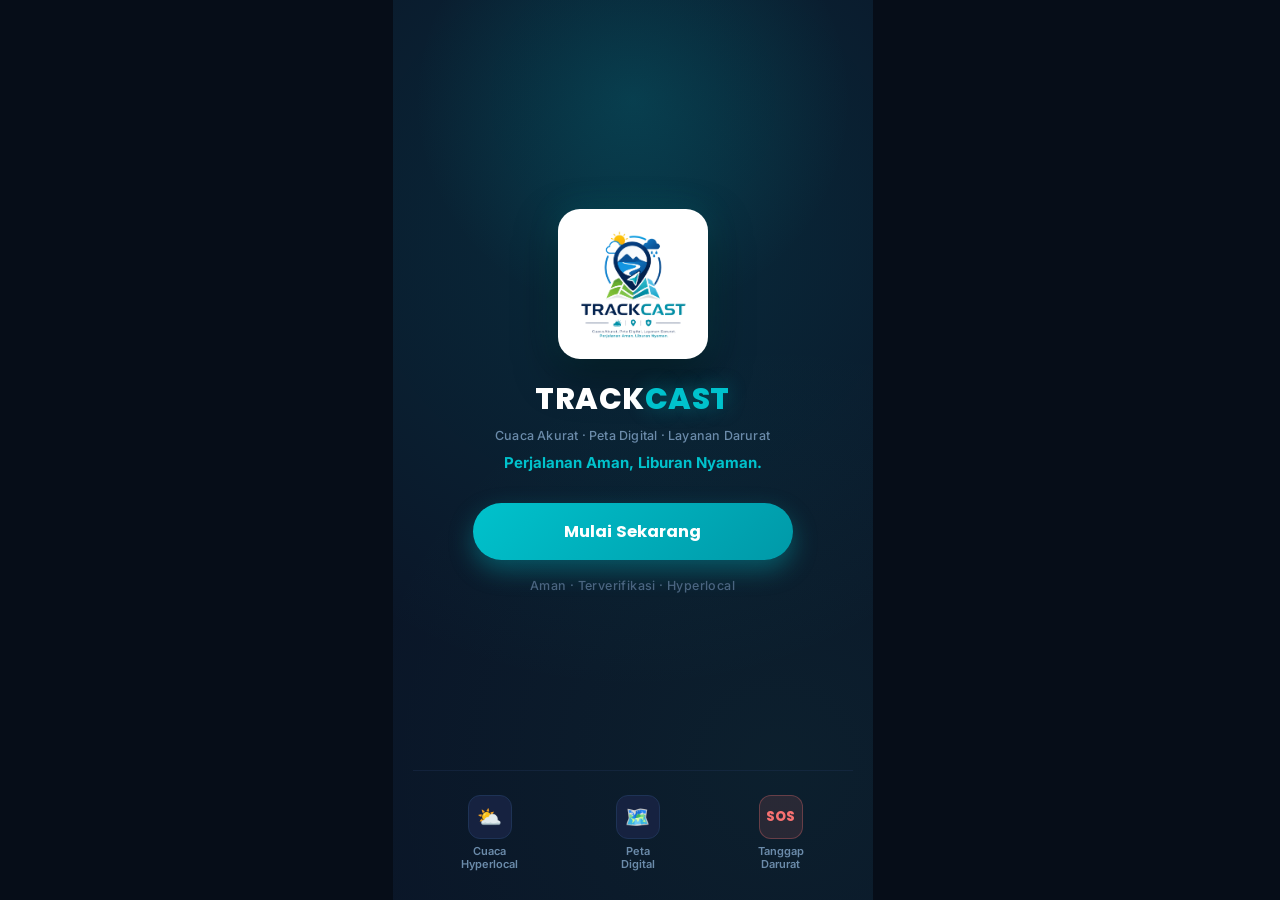
<file: index.html>
<!DOCTYPE html>
<html lang="id">
<head>
  <meta charset="UTF-8">
  <meta name="viewport" content="width=device-width, initial-scale=1.0, maximum-scale=1.0, user-scalable=no">
  <title>TrackCast — Perjalanan Aman, Liburan Nyaman</title>
  <meta name="description" content="Aplikasi keselamatan perjalanan wisata Indonesia: cuaca hyperlocal BMKG, peta digital status destinasi, dan tombol darurat SOS.">
  <link rel="stylesheet" href="assets/css/global.css">
  <link rel="stylesheet" href="assets/css/landing.css">
</head>
<body>
  <div class="landing-shell">
    
    <!-- Central Brand & Splash -->
    <main class="landing-content">
      <!-- Logo Box -->
      <div class="logo-box" aria-hidden="true">
        <img src="assets/images/logo.png" alt="Logo TrackCast" class="logo-img">
      </div>

      <!-- Typography -->
      <h1 class="landing-brand">
        <span class="brand-track">TRACK</span><span class="brand-cast">CAST</span>
      </h1>
      
      <p class="landing-sub">Cuaca Akurat · Peta Digital · Layanan Darurat</p>
      <p class="landing-quote">Perjalanan Aman, Liburan Nyaman.</p>

      <!-- Primary Action -->
      <div class="landing-cta-wrap">
        <a href="auth.html" id="btn-start" class="btn-landing-primary">
          Mulai Sekarang
        </a>
      </div>

      <p class="landing-features-text">Aman · Terverifikasi · Hyperlocal</p>
    </main>

    <!-- Bottom Feature Badges -->
    <footer class="landing-footer">
      <div class="feat-item">
        <div class="feat-icon-box">⛅</div>
        <span class="feat-label">Cuaca<br>Hyperlocal</span>
      </div>
      <div class="feat-item">
        <div class="feat-icon-box">🗺️</div>
        <span class="feat-label">Peta<br>Digital</span>
      </div>
      <div class="feat-item">
        <div class="feat-icon-box sos-box">SOS</div>
        <span class="feat-label">Tanggap<br>Darurat</span>
      </div>
    </footer>

  </div>

  <script src="assets/js/mock-data.js"></script>
  <script src="assets/js/landing.js"></script>
</body>
</html>
</file>
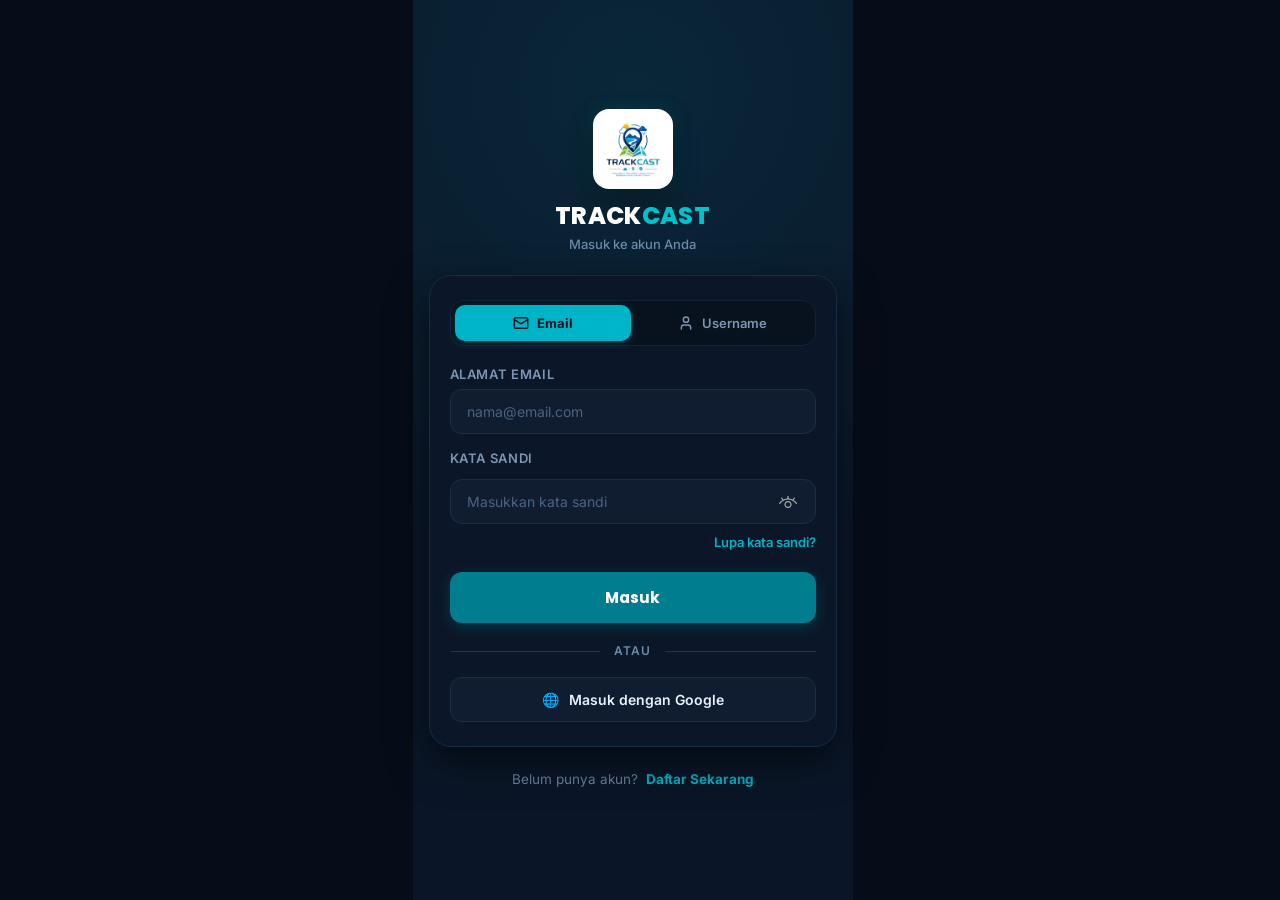
<file: auth.html>
<!DOCTYPE html>
<html lang="id">

<head>
  <meta charset="UTF-8">
  <meta name="viewport" content="width=device-width, initial-scale=1.0">
  <title>TrackCast — Buat Akun Baru</title>
  <meta name="description"
    content="Daftar ke aplikasi TrackCast untuk memantau cuaca hyperlocal dan status keselamatan perjalanan wisata Indonesia.">
  <link rel="stylesheet" href="assets/css/global.css">
  <link rel="stylesheet" href="assets/css/auth.css">
</head>

<body class="auth-page">
  <div class="auth-shell">

    <!-- Header Brand & Logo -->
    <header class="auth-header">
      <div class="auth-logo-box">
        <img src="assets/images/logo.png" alt="TrackCast Logo" class="auth-logo-img">
      </div>
      <h1 class="auth-brand">
        <span class="brand-track">TRACK</span><span class="brand-cast">CAST</span>
      </h1>
      <p class="auth-subtitle" id="auth-subtitle">Daftar Akun Baru</p>
    </header>

    <!-- Main Auth Card -->
    <main class="auth-card">

      <!-- Method Toggle: Email vs Username -->
      <div class="method-toggle" role="tablist">
        <button type="button" class="method-btn active" id="btn-method-email" role="tab" aria-selected="true">
          <svg class="method-icon" viewBox="0 0 24 24" fill="none" stroke="currentColor" stroke-width="2" stroke-linecap="round" stroke-linejoin="round" width="16" height="16">
            <rect x="2" y="4" width="20" height="16" rx="2"></rect>
            <path d="m22 7-8.97 5.7a1.94 1.94 0 0 1-2.06 0L2 7"></path>
          </svg>
          <span>Email</span>
        </button>
        <button type="button" class="method-btn" id="btn-method-username" role="tab" aria-selected="false">
          <svg class="method-icon" viewBox="0 0 24 24" fill="none" stroke="currentColor" stroke-width="2" stroke-linecap="round" stroke-linejoin="round" width="16" height="16">
            <path d="M19 21v-2a4 4 0 0 0-4-4H9a4 4 0 0 0-4 4v2"></path>
            <circle cx="12" cy="7" r="4"></circle>
          </svg>
          <span>Username</span>
        </button>
      </div>

      <!-- Auth Form -->
      <form id="auth-form" novalidate>

        <!-- Registration Only: Nama Lengkap -->
        <div class="form-group register-only" id="group-name">
          <label class="form-label" for="input-name">Nama Lengkap</label>
          <div class="input-wrap">
            <input type="text" id="input-name" class="form-input" placeholder="Nama lengkap Anda" autocomplete="name" required>
          </div>
        </div>

        <!-- Field: Alamat Email -->
        <div class="form-group" id="group-email">
          <label class="form-label" for="input-email">Alamat Email</label>
          <div class="input-wrap">
            <input type="email" id="input-email" class="form-input" placeholder="nama@email.com" autocomplete="email" required>
          </div>
        </div>

        <!-- Field: Username -->
        <div class="form-group" id="group-username" style="display: none;">
          <label class="form-label" for="input-username">Username</label>
          <div class="input-wrap">
            <input type="text" id="input-username" class="form-input" placeholder="Masukkan username" autocomplete="username">
          </div>
        </div>

        <!-- Field: Kata Sandi -->
        <div class="form-group" id="group-password">
          <label class="form-label" for="input-password">Kata Sandi</label>
          <div class="input-wrap">
            <input type="password" id="input-password" class="form-input" placeholder="Min. 8 karakter" autocomplete="new-password" required>
            <button type="button" class="toggle-pwd-btn" id="toggle-pwd" aria-label="Tampilkan kata sandi" title="Tampilkan kata sandi">
              <img src="assets/images/view.png" alt="Tampilkan kata sandi" class="pwd-icon icon-view">
              <img src="assets/images/hide.png" alt="Sembunyikan kata sandi" class="pwd-icon icon-hide">
            </button>
          </div>
        </div>

        <!-- Field: Konfirmasi Kata Sandi (Register Only) -->
        <div class="form-group register-only" id="group-password-confirm">
          <label class="form-label" for="input-password-confirm">Konfirmasi Kata Sandi</label>
          <div class="input-wrap">
            <input type="password" id="input-password-confirm" class="form-input" placeholder="Ulangi kata sandi" autocomplete="new-password">
            <button type="button" class="toggle-pwd-btn" id="toggle-pwd-confirm" aria-label="Tampilkan kata sandi" title="Tampilkan kata sandi">
              <img src="assets/images/view.png" alt="Tampilkan kata sandi" class="pwd-icon icon-view">
              <img src="assets/images/hide.png" alt="Sembunyikan kata sandi" class="pwd-icon icon-hide">
            </button>
          </div>
        </div>

        <!-- Checkbox: Syarat & Ketentuan (Register Only) -->
        <div class="form-group register-only terms-group" id="group-terms">
          <label class="checkbox-container">
            <input type="checkbox" id="check-terms" class="checkbox-native">
            <span class="custom-checkbox" aria-hidden="true">
              <svg class="check-icon" viewBox="0 0 24 24" fill="none" stroke="currentColor" stroke-width="3" stroke-linecap="round" stroke-linejoin="round">
                <polyline points="20 6 9 17 4 12"></polyline>
              </svg>
            </span>
            <span class="terms-text">
              Saya menyetujui <a href="#" class="terms-link">Syarat & Ketentuan</a> serta <a href="#" class="terms-link">Kebijakan Privasi</a> TrackCast
            </span>
          </label>
        </div>

        <!-- Forgot Password Link (Login Only) -->
        <div class="forgot-wrap login-only" id="wrap-forgot" style="display: none;">
          <a href="#" class="forgot-link" id="link-forgot">Lupa kata sandi?</a>
        </div>

        <!-- Primary Action Button -->
        <button type="submit" class="btn-submit-primary" id="btn-submit">
          Buat Akun
        </button>

      </form>

      <!-- Divider (Login Only) -->
      <div class="auth-divider login-only" style="display: none;">
        <span>atau</span>
      </div>

      <!-- Google SSO Button (Login Only) -->
      <button type="button" class="btn-google login-only" id="btn-google" style="display: none;">
        <span>🌐</span> Masuk dengan Google
      </button>

    </main>

    <!-- Switcher Footer -->
    <footer class="auth-footer">
      <span id="auth-footer-prompt">Sudah punya akun?</span>
      <a href="#" class="auth-switch-link" id="switch-auth-mode">Masuk</a>
    </footer>

  </div>

  <script src="assets/js/mock-data.js"></script>
  <script src="assets/js/api.js"></script>
  <script src="assets/js/auth.js"></script>
</body>

</html>
</file>
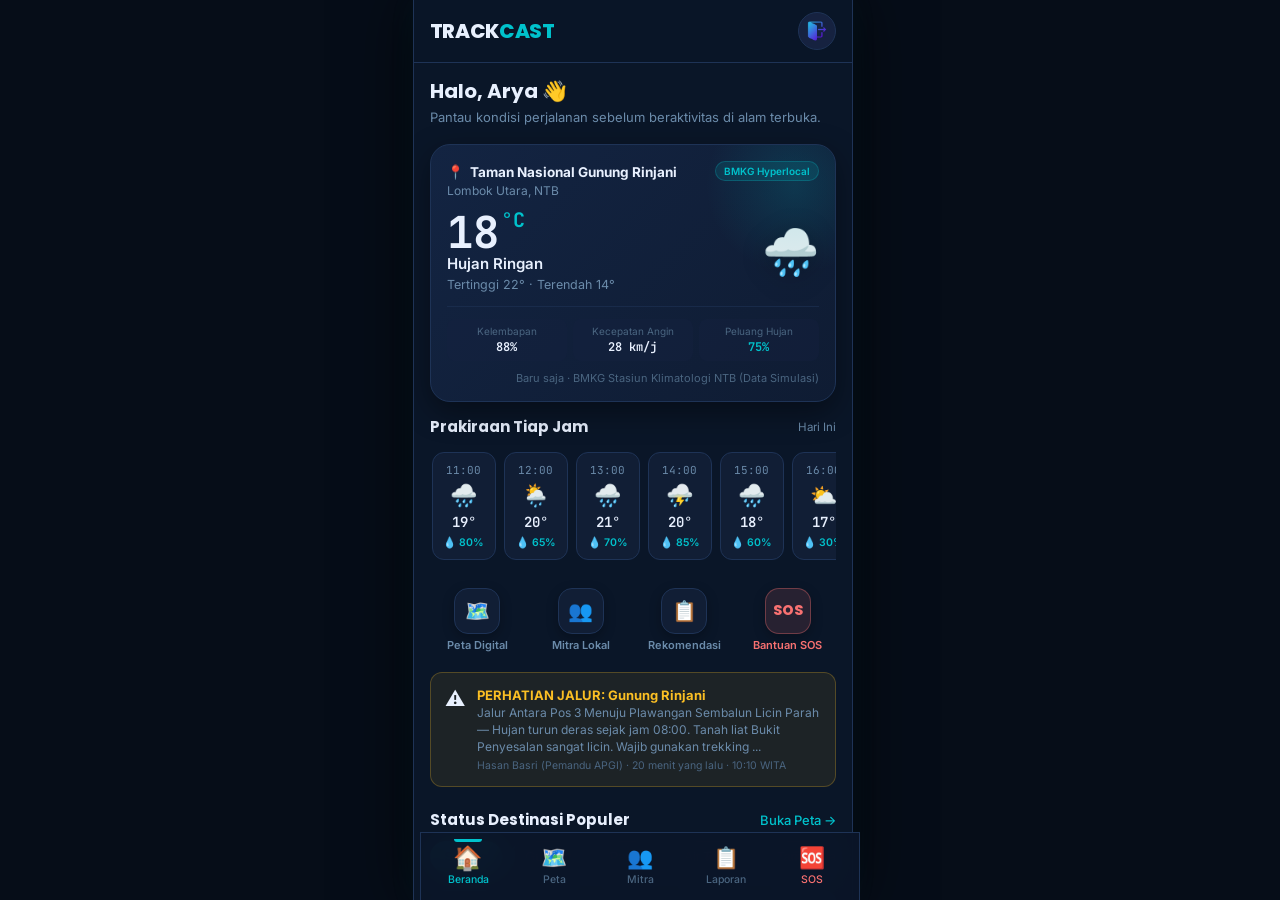
<file: homepage.html>
<!DOCTYPE html>
<html lang="id">

<head>
  <meta charset="UTF-8">
  <meta name="viewport" content="width=device-width, initial-scale=1.0, maximum-scale=1.0, user-scalable=no">
  <title>TrackCast — Beranda Keselamatan & Cuaca</title>
  <meta name="description"
    content="Pantau cuaca hyperlocal BMKG dan status keselamatan destinasi wisata secara real-time.">
  <link rel="stylesheet" href="assets/css/global.css">
  <link rel="stylesheet" href="assets/css/home.css">
</head>

<body>
  <div class="app-shell">

    <!-- App Bar -->
    <header class="app-bar">
      <div class="app-bar-brand">
        <span class="brand-track">TRACK</span><span class="brand-cast">CAST</span>
      </div>
      <div class="app-bar-actions">
        <a href="auth.html" class="btn-logout" id="btn-logout" aria-label="Keluar">
          <img src="assets/images/logout.png" alt="Logout" class="logout-icon">
        </a>
      </div>
    </header>

    <!-- Main Content -->
    <main class="main-content">

      <!-- Greeting Header -->
      <section style="margin-bottom: 16px;">
        <h1 id="user-greeting" style="font-size: 20px; font-weight: 700; margin-bottom: 4px;">Memuat...</h1>
        <p style="font-size: 13px; color: var(--text-dim);">Pantau kondisi perjalanan sebelum beraktivitas di alam
          terbuka.</p>
      </section>

      <!-- Weather Hero Card -->
      <section class="weather-hero-card">
        <div class="weather-header">
          <div>
            <div class="location-tag">
              <span>📍</span>
              <span id="weather-location">Memuat lokasi...</span>
            </div>
            <div class="location-sub" id="weather-region">Lombok Utara, NTB</div>
          </div>
          <span class="source-badge">BMKG Hyperlocal</span>
        </div>

        <div class="weather-main-row">
          <div>
            <div class="temp-large">
              <span id="weather-temp">--</span><span class="temp-unit">°C</span>
            </div>
            <div class="weather-condition-text" id="weather-condition">Memuat...</div>
            <div class="weather-range" id="weather-range">Tertinggi --° · Terendah --°</div>
          </div>
          <div class="weather-icon-lg" id="weather-icon">🌧️</div>
        </div>

        <div class="weather-metrics-grid">
          <div class="metric-item">
            <span class="metric-label">Kelembapan</span>
            <span class="metric-value" id="weather-humidity">--%</span>
          </div>
          <div class="metric-item">
            <span class="metric-label">Kecepatan Angin</span>
            <span class="metric-value" id="weather-wind">-- km/j</span>
          </div>
          <div class="metric-item">
            <span class="metric-label">Peluang Hujan</span>
            <span class="metric-value" id="weather-rain" style="color: var(--primary);">--%</span>
          </div>
        </div>

        <div style="margin-top: 10px; font-size: 11px; color: var(--text-muted); text-align: right;"
          id="weather-updated">
          Pembaruan BMKG
        </div>
      </section>

      <!-- Hourly Forecast -->
      <section>
        <div class="section-header">
          <h2 class="section-title">Prakiraan Tiap Jam</h2>
          <span style="font-size: 11.5px; color: var(--text-dim);">Hari Ini</span>
        </div>
        <div class="forecast-scroll-wrap" id="hourly-forecast-list">
          <!-- Filled dynamically by JS -->
        </div>
      </section>

      <!-- Quick Action Shortcuts -->
      <section>
        <div class="quick-action-grid">
          <a href="map.html" class="quick-action-item">
            <div class="quick-icon-box">🗺️</div>
            <span class="quick-label">Peta Digital</span>
          </a>
          <a href="partners.html" class="quick-action-item">
            <div class="quick-icon-box">👥</div>
            <span class="quick-label">Mitra Lokal</span>
          </a>
          <a href="reports.html" class="quick-action-item">
            <div class="quick-icon-box">📋</div>
            <span class="quick-label">Rekomendasi</span>
          </a>
          <a href="sos.html" class="quick-action-item sos">
            <div class="quick-icon-box">SOS</div>
            <span class="quick-label" style="color: var(--danger);">Bantuan SOS</span>
          </a>
        </div>
      </section>

      <!-- Alert Feed Banner -->
      <section id="home-alert-feed">
        <!-- Rendered by JS -->
      </section>

      <!-- Destinasi & Status Keselamatan -->
      <section>
        <div class="section-header">
          <h2 class="section-title">Status Destinasi Populer</h2>
          <a href="map.html" class="section-link">Buka Peta &rarr;</a>
        </div>

        <!-- Filter Chips -->
        <div class="chip-row" style="margin-bottom: 14px;">
          <button type="button" class="chip active" data-category="semua">Semua</button>
          <button type="button" class="chip" data-category="gunung">Gunung</button>
          <button type="button" class="chip" data-category="pantai">Pantai</button>
          <button type="button" class="chip" data-category="air_terjun">Air Terjun</button>
          <button type="button" class="chip" data-category="taman_nasional">Taman Nasional</button>
          <button type="button" class="chip" data-category="budaya">Budaya</button>
        </div>

        <!-- List Cards -->
        <div class="destination-list" id="destination-list">
          <!-- Populated by JS -->
        </div>
      </section>

    </main>

    <!-- Quick Destination Modal -->
    <div id="modal-overlay" class="modal-overlay" style="display: none;"></div>
    <div id="quick-dest-modal" class="modal-sheet" style="display: none;">
      <div class="sheet-handle"></div>
      <div style="display: flex; justify-content: space-between; align-items: flex-start; margin-bottom: 12px;">
        <div>
          <h3 id="modal-dest-name" style="font-size: 18px; margin-bottom: 2px;">Nama Destinasi</h3>
          <p id="modal-dest-region" style="font-size: 12.5px; color: var(--text-dim);">Wilayah</p>
        </div>
        <div id="modal-badge-container"></div>
      </div>

      <div
        style="background: var(--card-2); border-radius: var(--r); padding: 12px; margin-bottom: 14px; font-size: 13px;">
        <div style="display: flex; justify-content: space-between; margin-bottom: 6px;">
          <span style="color: var(--text-dim);">Kondisi Cuaca:</span>
          <span id="modal-dest-weather" style="font-weight: 600;">--</span>
        </div>
        <div style="display: flex; justify-content: space-between;">
          <span style="color: var(--text-dim);">Angin & Udara:</span>
          <span id="modal-dest-wind" style="font-weight: 600;">--</span>
        </div>
      </div>

      <div style="margin-bottom: 14px;">
        <div style="font-size: 12.5px; font-weight: 700; color: var(--text); margin-bottom: 4px;">Peringatan
          Operasional:</div>
        <div id="modal-dest-headline"
          style="font-size: 13px; color: var(--primary); font-weight: 600; margin-bottom: 6px;">--</div>
        <p id="modal-dest-notes" style="font-size: 12.5px; color: var(--text-dim); line-height: 1.5;">--</p>
      </div>

      <div id="modal-dest-source" style="font-size: 11px; color: var(--text-muted); margin-bottom: 18px;">
        Sumber: BMKG + Mitra
      </div>

      <div style="display: flex; gap: 10px;">
        <button type="button" class="btn btn-secondary" id="modal-close-btn" style="flex: 1;">Tutup</button>
        <a href="map.html" class="btn btn-primary" id="modal-go-map" style="flex: 1; text-align: center;">Lihat di
          Peta</a>
      </div>
    </div>

    <!-- Bottom Navigation -->
    <nav class="bottom-nav" aria-label="Navigasi Utama">
      <a href="homepage.html" class="nav-item active" aria-current="page">
        <span class="nav-icon">🏠</span>
        <span class="nav-label">Beranda</span>
      </a>
      <a href="map.html" class="nav-item">
        <span class="nav-icon">🗺️</span>
        <span class="nav-label">Peta</span>
      </a>
      <a href="partners.html" class="nav-item">
        <span class="nav-icon">👥</span>
        <span class="nav-label">Mitra</span>
      </a>
      <a href="reports.html" class="nav-item">
        <span class="nav-icon">📋</span>
        <span class="nav-label">Laporan</span>
      </a>
      <a href="sos.html" class="nav-item nav-item--sos">
        <span class="nav-icon">🆘</span>
        <span class="nav-label">SOS</span>
      </a>
    </nav>

  </div>

  <script src="assets/js/mock-data.js"></script>
  <script src="assets/js/api.js"></script>
  <script src="assets/js/home.js"></script>
</body>

</html>
</file>
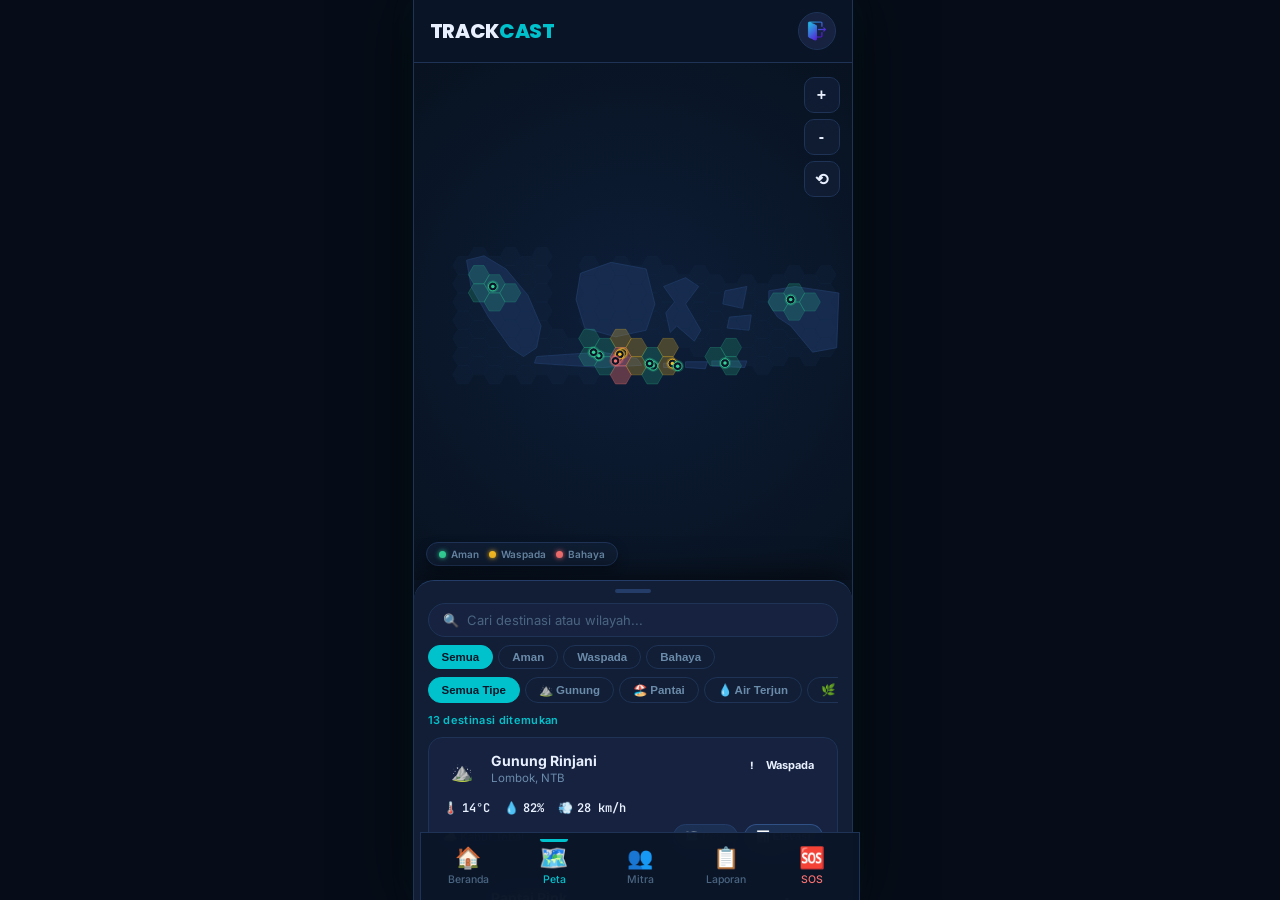
<file: map.html>
<!DOCTYPE html>
<html lang="id">

<head>
  <meta charset="UTF-8">
  <meta name="viewport" content="width=device-width, initial-scale=1.0, maximum-scale=1.0, user-scalable=no">
  <title>TrackCast — Peta Keselamatan Interaktif</title>
  <meta name="description"
    content="Peta digital status keselamatan destinasi wisata Indonesia dengan grid hyperlocal BMKG.">
  <link rel="stylesheet" href="assets/css/global.css">
  <link rel="stylesheet" href="assets/css/map.css">
</head>

<body>
  <div class="app-shell map-page-shell">

    <!-- App Bar -->
    <header class="app-bar">
      <div class="app-bar-brand">
        <span class="brand-track">TRACK</span><span class="brand-cast">CAST</span>
      </div>
      <div class="app-bar-actions">
        <a href="auth.html" class="btn-logout" id="btn-logout" aria-label="Keluar">
          <img src="assets/images/logout.png" alt="Logout" class="logout-icon">
        </a>
      </div>
    </header>

    <!-- Map Canvas — takes remaining space above the panel -->
    <main class="main-content map-canvas-container" id="map-viewport">

      <!-- Zoom Controls -->
      <div class="map-zoom-controls">
        <button type="button" class="map-zoom-btn" id="btn-zoom-in" aria-label="Perbesar Peta">+</button>
        <button type="button" class="map-zoom-btn" id="btn-zoom-out" aria-label="Perkecil Peta">-</button>
        <button type="button" class="map-zoom-btn" id="btn-zoom-reset" aria-label="Reset Posisi">⟲</button>
      </div>

      <!-- Map Legend -->
      <div class="map-legend-bar">
        <div class="legend-item"><span class="legend-dot safe"></span> Aman</div>
        <div class="legend-item"><span class="legend-dot warn"></span> Waspada</div>
        <div class="legend-item"><span class="legend-dot danger"></span> Bahaya</div>
      </div>

      <!-- SVG Map of Indonesia -->
      <svg id="indonesia-svg-map" viewBox="0 0 1000 500" preserveAspectRatio="xMidYMid meet" role="img" aria-label="Peta Digital Keselamatan Wisata Indonesia">
        <!-- Ocean Grid Lines for Nautical Atmosphere -->
        <g stroke="rgba(30, 51, 86, 0.25)" stroke-width="0.5" stroke-dasharray="4,8">
          <line x1="0" y1="125" x2="1000" y2="125" />
          <line x1="0" y1="250" x2="1000" y2="250" />
          <line x1="0" y1="375" x2="1000" y2="375" />
          <line x1="250" y1="0" x2="250" y2="500" />
          <line x1="500" y1="0" x2="500" y2="500" />
          <line x1="750" y1="0" x2="750" y2="500" />
        </g>

        <!-- Indonesian Islands Silhouettes -->
        <g id="islands-group">
          <!-- Sumatera -->
          <path class="island-path"
            d="M120,110 L160,100 L210,130 L260,190 L290,260 L280,310 L250,330 L220,310 L170,240 L130,170 Z" />
          <!-- Jawa -->
          <path class="island-path" d="M280,330 L350,325 L430,320 L510,335 L520,350 L430,355 L350,350 L275,345 Z" />
          <!-- Bali & Lombok & Sumbawa & Flores -->
          <path class="island-path" d="M530,345 L560,345 L555,355 L530,355 Z" />
          <path class="island-path" d="M570,345 L610,345 L605,355 L570,355 Z" />
          <path class="island-path" d="M620,342 L670,342 L665,358 L620,355 Z" />
          <path class="island-path" d="M680,340 L760,340 L755,355 L680,352 Z" />
          <!-- Kalimantan -->
          <path class="island-path" d="M380,140 L450,115 L530,130 L550,210 L530,270 L460,285 L390,265 L370,200 Z" />
          <!-- Sulawesi -->
          <path class="island-path"
            d="M570,170 L620,150 L650,170 L620,210 L655,270 L640,295 L600,260 L585,275 L575,230 L595,205 Z" />
          <!-- Maluku -->
          <path class="island-path" d="M710,180 L760,170 L750,220 L705,210 Z" />
          <path class="island-path" d="M720,240 L770,235 L765,270 L715,265 Z" />
          <!-- Papua -->
          <path class="island-path" d="M810,180 L870,170 L970,185 L965,310 L910,320 L860,260 L830,240 L810,210 Z" />
        </g>

        <!-- Hyperlocal Hexagon Grid -->
        <g id="hex-grid-group"></g>

        <!-- Destination Markers (dots only, no text labels) -->
        <g id="markers-group"></g>
      </svg>
    </main>

    <!-- ═══════════════════════════════════════════════════════
         DESTINATION PANEL — fixed bottom, slides up/down
         ═══════════════════════════════════════════════════════ -->
    <div class="dest-panel" id="dest-panel">

      <!-- Drag Handle + Controls -->
      <div class="dest-panel-handle" id="dest-panel-handle">
        <div class="handle-bar"></div>

        <!-- Search -->
        <div class="panel-search-wrap">
          <span class="panel-search-icon">🔍</span>
          <input type="text" id="map-search-input" class="panel-search-input"
            placeholder="Cari destinasi atau wilayah..." aria-label="Cari destinasi">
        </div>

        <!-- Status Filter -->
        <div class="panel-chips-row">
          <button type="button" class="chip-status active" data-status="semua">Semua</button>
          <button type="button" class="chip-status chip--safe" data-status="aman">Aman</button>
          <button type="button" class="chip-status chip--warn" data-status="waspada">Waspada</button>
          <button type="button" class="chip-status chip--danger" data-status="bahaya">Bahaya</button>
        </div>

        <!-- Type Filter -->
        <div class="panel-chips-row">
          <button type="button" class="chip-type active" data-type="semua">Semua Tipe</button>
          <button type="button" class="chip-type" data-type="gunung">⛰️ Gunung</button>
          <button type="button" class="chip-type" data-type="pantai">🏖️ Pantai</button>
          <button type="button" class="chip-type" data-type="air_terjun">💧 Air Terjun</button>
          <button type="button" class="chip-type" data-type="taman_nasional">🌿 Taman</button>
          <button type="button" class="chip-type" data-type="budaya">🏛️ Budaya</button>
          <button type="button" class="chip-type" data-type="danau">🌊 Danau</button>
        </div>

        <!-- Result count -->
        <div class="panel-result-count" id="panel-result-count">0 destinasi ditemukan</div>
      </div>

      <!-- Scrollable Card List -->
      <div class="dest-card-list" id="dest-card-list">
        <!-- Populated by map.js renderDestPanel() -->
      </div>
    </div>

    <!-- Modal Overlay & Full Detail Sheet -->
    <div id="map-modal-overlay" class="modal-overlay" style="display: none;"></div>
    <div id="dest-detail-sheet" class="dest-detail-sheet">
      <div class="sheet-handle"></div>
    </div>

    <!-- Bottom Navigation -->
    <nav class="bottom-nav" aria-label="Navigasi Utama">
      <a href="homepage.html" class="nav-item">
        <span class="nav-icon">🏠</span>
        <span class="nav-label">Beranda</span>
      </a>
      <a href="map.html" class="nav-item active" aria-current="page">
        <span class="nav-icon">🗺️</span>
        <span class="nav-label">Peta</span>
      </a>
      <a href="partners.html" class="nav-item">
        <span class="nav-icon">👥</span>
        <span class="nav-label">Mitra</span>
      </a>
      <a href="reports.html" class="nav-item">
        <span class="nav-icon">📋</span>
        <span class="nav-label">Laporan</span>
      </a>
      <a href="sos.html" class="nav-item nav-item--sos">
        <span class="nav-icon">🆘</span>
        <span class="nav-label">SOS</span>
      </a>
    </nav>

  </div>

  <script src="assets/js/mock-data.js"></script>
  <script src="assets/js/map.js"></script>
</body>

</html>
</file>
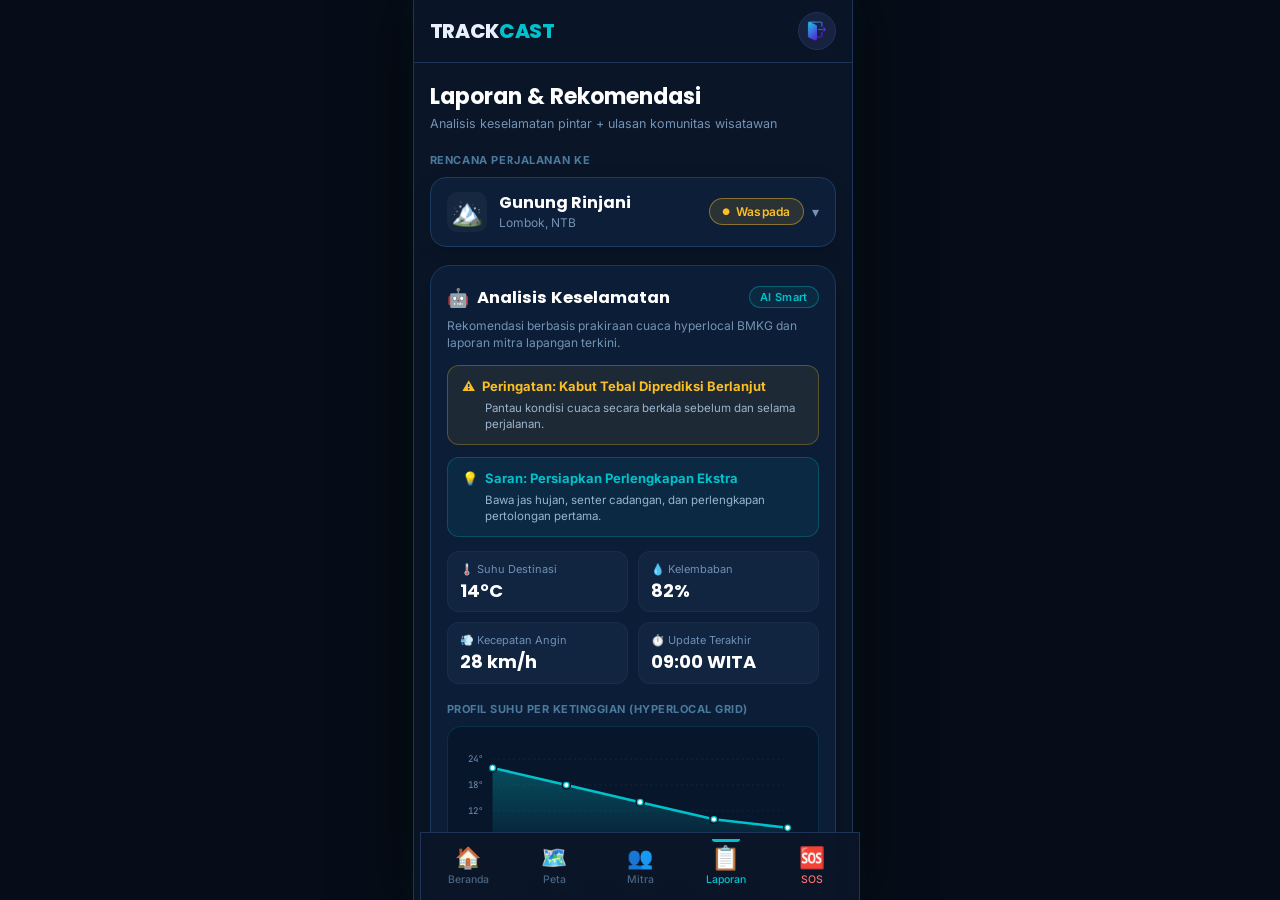
<file: reports.html>
<!DOCTYPE html>
<html lang="id">
<head>
  <meta charset="UTF-8">
  <meta name="viewport" content="width=device-width, initial-scale=1.0, maximum-scale=1.0, user-scalable=no">
  <title>TrackCast — Laporan & Rekomendasi Keselamatan</title>
  <meta name="description" content="Analisis keselamatan pintar berbasis cuaca hyperlocal BMKG dan ulasan komunitas wisatawan terkini.">
  <link rel="stylesheet" href="assets/css/global.css">
  <link rel="stylesheet" href="assets/css/reports.css">
</head>
<body>
  <div class="app-shell">

    <!-- App Bar -->
    <header class="app-bar">
      <div class="app-bar-brand">
        <span class="brand-track">TRACK</span><span class="brand-cast">CAST</span>
      </div>
      <div class="app-bar-actions">
        <a href="auth.html" class="btn-logout" id="btn-logout" aria-label="Keluar">
          <img src="assets/images/logout.png" alt="Logout" class="logout-icon">
        </a>
      </div>
    </header>

    <!-- Main Content -->
    <main class="main-content">

      <!-- Page Header -->
      <section class="page-title-section">
        <h1 class="page-title">Laporan &amp; Rekomendasi</h1>
        <p class="page-subtitle">Analisis keselamatan pintar + ulasan komunitas wisatawan</p>
      </section>

      <!-- Rencana Perjalanan Ke (Destination Selector Card) -->
      <section class="destination-section">
        <div class="section-kicker">RENCANA PERJALANAN KE</div>
        <div class="dest-selector-card" id="dest-card-trigger" role="button" tabindex="0" aria-haspopup="dialog" aria-label="Pilih Destinasi Perjalanan">
          <div class="dest-info-col">
            <span class="dest-icon" id="dest-icon">🏔️</span>
            <div>
              <div class="dest-name" id="dest-display-name">Gunung Rinjani</div>
              <div class="dest-region" id="dest-display-region">Lombok, NTB</div>
            </div>
          </div>
          <div class="dest-badge-col">
            <span class="dest-status-pill waspada" id="dest-status-pill">
              <span class="pill-dot">●</span> <span id="dest-status-text">Waspada</span>
            </span>
            <span class="dest-caret">▾</span>
          </div>
          <input type="hidden" id="recom-dest-select" value="rinjani">
        </div>
      </section>

      <!-- Analisis Keselamatan Card -->
      <section class="safety-analysis-card" id="safety-card">
        <div class="safety-card-header">
          <div class="safety-card-title">
            <span class="robot-icon">🤖</span>
            <span>Analisis Keselamatan</span>
          </div>
          <span class="ai-smart-badge">AI Smart</span>
        </div>
        <p class="safety-card-sub">
          Rekomendasi berbasis prakiraan cuaca hyperlocal BMKG dan laporan mitra lapangan terkini.
        </p>

        <!-- Warning Alert Banner -->
        <div class="alert-box alert-box--warning" id="alert-warning-box">
          <div class="alert-box-title">
            <span>⚠️</span>
            <span id="alert-warning-title">Peringatan: Kabut Tebal Diprediksi Berlanjut</span>
          </div>
          <p class="alert-box-desc" id="alert-warning-desc">
            Pantau kondisi cuaca secara berkala sebelum dan selama perjalanan.
          </p>
        </div>

        <!-- Suggestion Alert Banner -->
        <div class="alert-box alert-box--tip" id="alert-tip-box">
          <div class="alert-box-title">
            <span>💡</span>
            <span id="alert-tip-title">Saran: Persiapkan Perlengkapan Ekstra</span>
          </div>
          <p class="alert-box-desc" id="alert-tip-desc">
            Bawa jas hujan, senter cadangan, dan perlengkapan pertolongan pertama.
          </p>
        </div>

        <!-- 2x2 Metrics Grid -->
        <div class="metrics-grid">
          <div class="metric-card">
            <div class="metric-label">🌡️ Suhu Destinasi</div>
            <div class="metric-value" id="val-temp">14°C</div>
          </div>
          <div class="metric-card">
            <div class="metric-label">💧 Kelembaban</div>
            <div class="metric-value" id="val-humidity">82%</div>
          </div>
          <div class="metric-card">
            <div class="metric-label">💨 Kecepatan Angin</div>
            <div class="metric-value" id="val-wind">28 km/h</div>
          </div>
          <div class="metric-card">
            <div class="metric-label">⏱️ Update Terakhir</div>
            <div class="metric-value" id="val-updated">09:00 WITA</div>
          </div>
        </div>

        <!-- Profil Suhu Per Ketinggian (Hyperlocal Grid) -->
        <div class="elevation-section">
          <div class="chart-section-title">PROFIL SUHU PER KETINGGIAN (Hyperlocal Grid)</div>
          <div class="elevation-chart-card">
            <div class="chart-svg-container" id="chart-svg-container">
              <!-- Dynamically populated SVG -->
            </div>
            <div class="elevation-stats-grid" id="elevation-stats-grid">
              <!-- Dynamically populated points readout -->
            </div>
          </div>
        </div>
      </section>

      <!-- Panduan Persiapan Perjalanan -->
      <section class="travel-prep-section">
        <div class="section-kicker">PANDUAN PERSIAPAN PERJALANAN</div>
        <div class="prep-grid">
          <div class="prep-card" data-guide="equipment" role="button" tabindex="0">
            <div class="prep-icon-box">🎒</div>
            <div class="prep-card-title">Perlengkapan Wajib</div>
            <div class="prep-card-sub">Daftar barang sesuai cuaca &amp; medan</div>
          </div>
          <div class="prep-card" data-guide="budget" role="button" tabindex="0">
            <div class="prep-icon-box">💰</div>
            <div class="prep-card-title">Estimasi Biaya</div>
            <div class="prep-card-sub">Akomodasi &amp; transport dari mitra resmi</div>
          </div>
          <div class="prep-card" data-guide="route" role="button" tabindex="0">
            <div class="prep-icon-box">🛣️</div>
            <div class="prep-card-title">Rute Teraman</div>
            <div class="prep-card-sub">Rekomendasi jalur dari laporan terkini</div>
          </div>
          <div class="prep-card" data-guide="best_time" role="button" tabindex="0">
            <div class="prep-icon-box">📅</div>
            <div class="prep-card-title">Waktu Terbaik</div>
            <div class="prep-card-sub">Prakiraan cuaca 7 hari ke depan</div>
          </div>
        </div>
      </section>

      <!-- Laporan Publik Wisatawan -->
      <section class="public-reports-section">
        <div class="section-kicker" id="public-reports-kicker">LAPORAN PUBLIK WISATAWAN — GUNUNG RINJANI</div>
        <div class="reports-feed" id="public-reports-feed">
          <!-- Populated by JS -->
        </div>

        <button type="button" class="btn-add-travel-report" id="btn-open-report-modal">
          <span>+</span> Tambah Laporan Perjalanan
        </button>
      </section>

    </main>

    <!-- Modal Overlay -->
    <div id="modal-overlay-reports" class="modal-overlay" style="display: none;"></div>

    <!-- Modal: Pilih Destinasi (Bottom Sheet) -->
    <div id="dest-select-modal" class="modal-sheet" style="display: none;" role="dialog" aria-modal="true" aria-labelledby="modal-dest-title">
      <div class="sheet-handle"></div>
      <h3 class="sheet-title" id="modal-dest-title">Pilih Destinasi</h3>
      <div class="dest-select-list" id="dest-select-list">
        <!-- Rendered dynamically by JS matching the design -->
      </div>
    </div>

    <!-- Modal Form: Tambah Laporan Perjalanan -->
    <div id="new-report-modal" class="modal-sheet" style="display: none;" role="dialog" aria-modal="true" aria-labelledby="modal-report-title">
      <div class="sheet-handle"></div>
      <h3 class="sheet-title" id="modal-report-title">Tambah Laporan Perjalanan</h3>
      <p class="sheet-sub">
        Bagikan kondisi aktual di <strong id="modal-report-dest-name">Gunung Rinjani</strong> untuk keselamatan sesama wisatawan.
      </p>

      <form id="new-report-form">
        <div class="form-group" style="margin-bottom: 14px;">
          <label class="form-label" for="report-rating">Penilaian Keamanan / Kondisi</label>
          <select id="report-rating" class="form-input">
            <option value="5">⭐⭐⭐⭐⭐ Jalur Sangat Aman & Jelas</option>
            <option value="4" selected>⭐⭐⭐⭐ Cukup Aman dengan Perlengkapan Standar</option>
            <option value="3">⭐⭐⭐ Jalur Licin / Berbatu Menantang</option>
            <option value="2">⭐⭐ Waspada Cuaca Buruk & Kabut</option>
            <option value="1">⭐ Bahaya / Tidak Disarankan Naik</option>
          </select>
        </div>

        <div class="form-group" style="margin-bottom: 14px;">
          <label class="form-label" for="report-content-input">Pengalaman &amp; Kondisi Jalur Terkini</label>
          <textarea id="report-content-input" class="form-input" rows="3" placeholder="Contoh: Sangat licin setelah hujan di Pos 2, disarankan pakai trekking pole..." required></textarea>
        </div>

        <div class="form-group" style="margin-bottom: 18px;">
          <label class="form-label">Tipe Lampiran</label>
          <div style="display: flex; gap: 12px; margin-top: 6px;">
            <label style="display: flex; align-items: center; gap: 6px; font-size: 13px; color: #D6E4F5; cursor: pointer;">
              <input type="radio" name="media-type" value="camera" checked>
              <span>📸 Foto Jalur</span>
            </label>
            <label style="display: flex; align-items: center; gap: 6px; font-size: 13px; color: #D6E4F5; cursor: pointer;">
              <input type="radio" name="media-type" value="compass">
              <span>🧭 Kompas / Navigasi</span>
            </label>
          </div>
        </div>

        <div style="display: flex; gap: 10px;">
          <button type="button" class="btn btn-secondary" id="btn-close-report-modal" style="flex: 1;">Batal</button>
          <button type="submit" class="btn btn-primary" style="flex: 1.5;">Kirim Laporan</button>
        </div>
      </form>
    </div>

    <!-- Modal Detail Panduan Persiapan -->
    <div id="guide-detail-modal" class="modal-sheet" style="display: none;" role="dialog" aria-modal="true">
      <div class="sheet-handle"></div>
      <h3 class="sheet-title" id="guide-modal-title">Panduan Persiapan</h3>
      <div id="guide-modal-body">
        <!-- Rendered by JS -->
      </div>
      <button type="button" class="btn btn-secondary" id="btn-close-guide-modal" style="width: 100%; margin-top: 14px;">
        Tutup
      </button>
    </div>

    <!-- Bottom Navigation -->
    <nav class="bottom-nav" aria-label="Navigasi Utama">
      <a href="homepage.html" class="nav-item">
        <span class="nav-icon">🏠</span>
        <span class="nav-label">Beranda</span>
      </a>
      <a href="map.html" class="nav-item">
        <span class="nav-icon">🗺️</span>
        <span class="nav-label">Peta</span>
      </a>
      <a href="partners.html" class="nav-item">
        <span class="nav-icon">👥</span>
        <span class="nav-label">Mitra</span>
      </a>
      <a href="reports.html" class="nav-item active" aria-current="page">
        <span class="nav-icon">📋</span>
        <span class="nav-label">Laporan</span>
      </a>
      <a href="sos.html" class="nav-item nav-item--sos">
        <span class="nav-icon">🆘</span>
        <span class="nav-label">SOS</span>
      </a>
    </nav>

  </div>

  <script src="assets/js/mock-data.js"></script>
  <script src="assets/js/reports.js"></script>
</body>
</html>
</file>
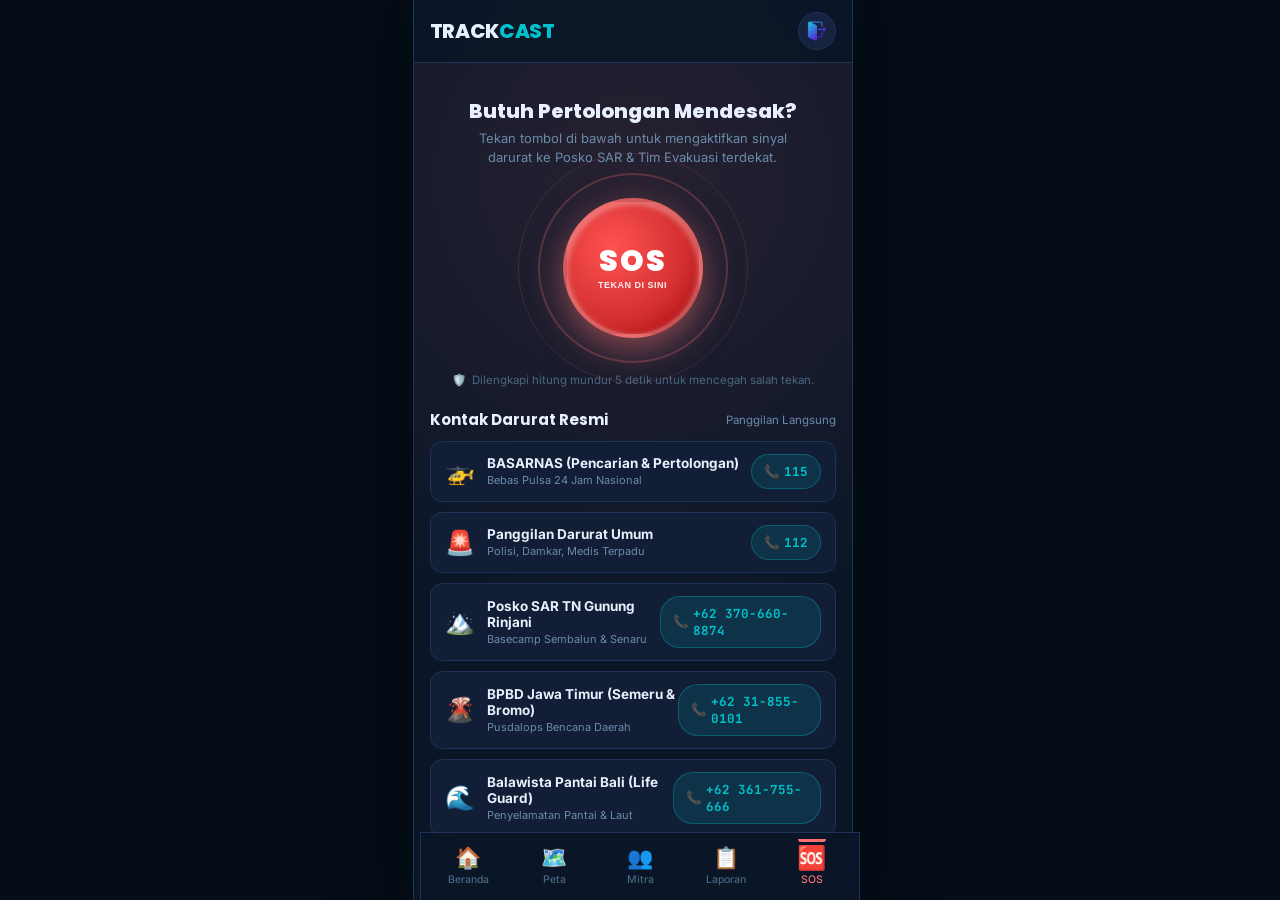
<file: sos.html>
<!DOCTYPE html>
<html lang="id">
<head>
  <meta charset="UTF-8">
  <meta name="viewport" content="width=device-width, initial-scale=1.0, maximum-scale=1.0, user-scalable=no">
  <title>TrackCast — Layanan Tanggap Darurat SOS</title>
  <meta name="description" content="Layanan darurat SOS TrackCast: transmisi koordinat GPS ke Basarnas, posko ranger terdekat, dan kontak tepercaya.">
  <link rel="stylesheet" href="assets/css/global.css">
  <link rel="stylesheet" href="assets/css/sos.css">
</head>
<body>
  <div class="app-shell sos-page-shell">

    <!-- App Bar -->
    <header class="app-bar">
      <div class="app-bar-brand">
        <span class="brand-track">TRACK</span><span class="brand-cast">CAST</span>
      </div>
      <div class="app-bar-actions">
        <a href="auth.html" class="btn-logout" id="btn-logout" aria-label="Keluar">
          <img src="assets/images/logout.png" alt="Logout" class="logout-icon">
        </a>
      </div>
    </header>

    <!-- Main Content -->
    <main class="main-content">

      <!-- Default SOS Trigger View -->
      <section id="sos-default-view">
        <div class="sos-hero-wrap">
          <h1 style="font-size: 20px; font-weight: 800; color: var(--text); margin-bottom: 6px;">
            Butuh Pertolongan Mendesak?
          </h1>
          <p style="font-size: 13px; color: var(--text-dim); max-width: 320px; line-height: 1.45;">
            Tekan tombol di bawah untuk mengaktifkan sinyal darurat ke Posko SAR & Tim Evakuasi terdekat.
          </p>

          <!-- Big Pulsing SOS Trigger Button -->
          <div class="sos-trigger-container">
            <div class="sos-ring ring-1"></div>
            <div class="sos-ring ring-2"></div>
            <button type="button" class="btn-sos-trigger" id="btn-trigger-sos" aria-label="Aktifkan SOS Darurat">
              <span class="sos-btn-text">SOS</span>
              <span class="sos-btn-sub">Tekan Di Sini</span>
            </button>
          </div>

          <div style="font-size: 11.5px; color: var(--text-muted); display: flex; align-items: center; gap: 6px;">
            <span>🛡️</span> Dilengkapi hitung mundur 5 detik untuk mencegah salah tekan.
          </div>
        </div>
      </section>

      <!-- Dispatched SOS State View (Hidden initially) -->
      <section id="sos-dispatched-view" style="display: none; margin-bottom: 20px;">
        <div class="dispatch-status-card" style="border-color: var(--danger); background: rgba(248, 113, 113, 0.08);">
          <div class="dispatch-header">
            <div>
              <span class="badge badge--danger" style="margin-bottom: 4px;">SINYAL SOS DIAKTIFKAN</span>
              <h2 style="font-size: 17px; color: var(--text); margin-top: 4px;">Pertolongan Sedang Diproses</h2>
            </div>
            <div style="font-size: 28px;">🚨</div>
          </div>

          <div style="background: var(--card); border-radius: var(--r-sm); padding: 12px; margin: 12px 0; font-size: 12px;">
            <div style="display: flex; justify-content: space-between; margin-bottom: 4px;">
              <span style="color: var(--text-muted);">Nomor Tiket:</span>
              <span id="sos-event-id" class="mono" style="font-weight: 700; color: var(--primary);">SOS-2026-NTB-882</span>
            </div>
            <div style="display: flex; justify-content: space-between; margin-bottom: 4px;">
              <span style="color: var(--text-muted);">Waktu Kirim:</span>
              <span id="sos-time-stamp" class="mono" style="font-weight: 600;">10:35:12 WITA</span>
            </div>
            <div style="display: flex; justify-content: space-between;">
              <span style="color: var(--text-muted);">Koordinat GPS:</span>
              <span id="sos-gps-coords" class="mono" style="font-weight: 600; color: var(--safe);">-8.4113° S, 116.4573° E</span>
            </div>
          </div>

          <!-- Dispatch Log Steps -->
          <div style="margin-bottom: 16px;">
            <div style="font-size: 11.5px; font-weight: 700; color: var(--text); margin-bottom: 8px;">Status Penerima:</div>
            
            <div class="dispatch-log-item">
              <div class="log-status-dot active"></div>
              <span style="color: var(--text); font-weight: 600;">Basarnas Mataram (115)</span>
              <span style="margin-left: auto; color: var(--safe); font-size: 11px;">Terkonfirmasi</span>
            </div>

            <div class="dispatch-log-item">
              <div class="log-status-dot active"></div>
              <span style="color: var(--text); font-weight: 600;">Basecamp SAR TN Rinjani</span>
              <span style="margin-left: auto; color: var(--safe); font-size: 11px;">Menerima Koordinat</span>
            </div>

            <div class="dispatch-log-item">
              <div class="log-status-dot active"></div>
              <span style="color: var(--text); font-weight: 600;">Kontak Darurat (Dewi Pratama)</span>
              <span style="margin-left: auto; color: var(--safe); font-size: 11px;">SMS / WA Terkirim</span>
            </div>
          </div>

          <button type="button" class="btn btn-secondary" id="btn-reset-sos" style="width: 100%; font-size: 12.5px;">
            Simulasi Selesai / Reset Status
          </button>
        </div>
      </section>

      <!-- Emergency Hotlines Directory -->
      <section>
        <div class="section-header">
          <h2 class="section-title">Kontak Darurat Resmi</h2>
          <span style="font-size: 11.5px; color: var(--text-dim);">Panggilan Langsung</span>
        </div>

        <div id="hotlines-container">
          <!-- Populated by JS -->
        </div>
      </section>

      <!-- Official Legal Disclaimer -->
      <div class="disclaimer-box">
        ⚠️ <strong>Pemberitahuan Resmi:</strong> Aplikasi TrackCast menyalurkan data telemetri darurat kepada pemangku kepentingan terkait. Bila memungkinkan dan sinyal seluler tersedia, hubungi langsung nomor darurat <strong>115 (Basarnas)</strong> atau <strong>112</strong>.
      </div>

    </main>

    <!-- 5-Second Countdown Modal Overlay -->
    <div id="countdown-overlay" class="countdown-overlay" style="display: none;">
      <h3 style="font-size: 18px; font-weight: 700; color: #FFFFFF; margin-bottom: 6px;">
        Mengirim Sinyal Darurat...
      </h3>
      <p style="font-size: 13px; color: var(--text-dim); margin-bottom: 24px;">
        Koordinat GPS & identitas Anda akan dipancarkan ke posko penyelamatan.
      </p>

      <div class="countdown-box">
        <span id="countdown-number" class="countdown-number">5</span>
      </div>

      <button type="button" class="btn-cancel-countdown" id="btn-cancel-countdown">
        ✕ Batalkan Pengiriman
      </button>
    </div>

    <!-- Bottom Navigation -->
    <nav class="bottom-nav" aria-label="Navigasi Utama">
      <a href="homepage.html" class="nav-item">
        <span class="nav-icon">🏠</span>
        <span class="nav-label">Beranda</span>
      </a>
      <a href="map.html" class="nav-item">
        <span class="nav-icon">🗺️</span>
        <span class="nav-label">Peta</span>
      </a>
      <a href="partners.html" class="nav-item">
        <span class="nav-icon">👥</span>
        <span class="nav-label">Mitra</span>
      </a>
      <a href="reports.html" class="nav-item">
        <span class="nav-icon">📋</span>
        <span class="nav-label">Laporan</span>
      </a>
      <a href="sos.html" class="nav-item nav-item--sos active" aria-current="page">
        <span class="nav-icon">🆘</span>
        <span class="nav-label">SOS</span>
      </a>
    </nav>

  </div>

  <script src="assets/js/mock-data.js"></script>
  <script src="assets/js/sos.js"></script>
</body>
</html>
</file>
<file: assets/css/global.css>
/* ══════════════════════════════════════════════════════════════════
   GLOBAL.CSS — TrackCast Design System
   Import this file first on every page, before page-specific CSS.
══════════════════════════════════════════════════════════════════ */

@import url('https://fonts.googleapis.com/css2?family=Poppins:wght@400;600;700;800&family=Inter:wght@400;500;600&family=JetBrains+Mono:wght@400;500&display=swap');

*, *::before, *::after { box-sizing: border-box; margin: 0; padding: 0; }

/* ── DESIGN TOKENS ─────────────────────────────────────────────── */
:root {
  /* Backgrounds */
  --bg:          #0A1628;
  --bg-mid:      #0D1B30;
  --card:        #111E35;
  --card-2:      #162240;
  --card-3:      #1A2F52;
  /* Borders */
  --border:      #1E3356;
  --border-2:    #243d68;
  /* Text */
  --text:        #E8F0FE;
  --text-dim:    #6B8BAA;
  --text-muted:  #4A6580;
  /* Brand */
  --primary:     #00C2CC;
  --primary-dk:  #0099A8;
  --primary-glow:rgba(0,194,204,0.18);
  /* Status */
  --safe:        #34D399;
  --safe-bg:     rgba(52,211,153,0.10);
  --safe-border: rgba(52,211,153,0.25);
  --warn:        #FBBF24;
  --warn-bg:     rgba(251,191,36,0.10);
  --warn-border: rgba(251,191,36,0.25);
  --danger:      #F87171;
  --danger-bg:   rgba(248,113,113,0.10);
  --danger-border:rgba(248,113,113,0.25);
  /* Radius */
  --r-xs:  6px;
  --r-sm:  8px;
  --r:     12px;
  --r-md:  14px;
  --r-lg:  20px;
  --r-xl:  24px;
  /* Shadows */
  --shadow-sm: 0 2px 8px rgba(0,0,0,0.3);
  --shadow:    0 4px 20px rgba(0,0,0,0.4);
  --shadow-lg: 0 8px 40px rgba(0,0,0,0.5);
  /* Z-index */
  --z-bar:   100;
  --z-nav:   100;
  --z-modal: 200;
  --z-toast: 300;
  /* Safe Area Insets */
  --sat: env(safe-area-inset-top, 0px);
  --sab: env(safe-area-inset-bottom, 0px);
  --sal: env(safe-area-inset-left, 0px);
  --sar: env(safe-area-inset-right, 0px);
  --app-max-width: 440px;
}

/* ── BASE ──────────────────────────────────────────────────────── */
html {
  font-size: 16px;
  scroll-behavior: smooth;
  -webkit-text-size-adjust: 100%;
  /* scrollbar-gutter: stable reserves scrollbar space on desktop so
     the layout never shifts when a scrollbar appears or disappears. */
  scrollbar-gutter: stable;
  /* Lock html to viewport — body scroll is handled inside .main-content
     to prevent the width jump that shifts the centered app-shell. */
  height: 100%;
  overflow: hidden;
}
body {
  height: 100svh;          /* exact viewport — never grows beyond screen */
  overflow: hidden;        /* body NEVER scrolls; .main-content scrolls internally */
  font-family: 'Inter', sans-serif;
  background: #060D18;
  color: var(--text);
  -webkit-font-smoothing: antialiased;
  -moz-osx-font-smoothing: grayscale;
  background-color: #060D18;
}

/* Mobile tap ergonomics */
button, a, input, select, textarea {
  touch-action: manipulation;
  -webkit-tap-highlight-color: transparent;
}

/* ── TYPOGRAPHY ────────────────────────────────────────────────── */
h1, h2, h3 { font-family: 'Poppins', sans-serif; font-weight: 700; line-height: 1.2; }
h1 { font-size: 22px; }
h2 { font-size: 18px; }
h3 { font-size: 15px; font-weight: 600; }
p  { line-height: 1.6; }
a  { color: var(--primary); text-decoration: none; transition: opacity 0.2s; }
a:hover { opacity: 0.8; }
button { cursor: pointer; }

.mono { font-family: 'JetBrains Mono', monospace; }

/* ── BACKGROUND ────────────────────────────────────────────────── */
.bg-gradient {
  background:
    radial-gradient(ellipse 80% 50% at 50% -10%, rgba(0,194,204,0.09) 0%, transparent 60%),
    var(--bg);
}

/* ── APP SHELL (Mobile-first container) ─────────────────────────── */
.app-shell {
  display: flex;
  flex-direction: column;
  height: 100svh;          /* fixed height — no layout shift across pages */
  overflow: hidden;        /* clip overflow; .main-content handles internal scroll */
  width: 100%;
  max-width: var(--app-max-width);
  margin: 0 auto;
  position: relative;
  background: var(--bg);
  box-shadow: 0 0 60px rgba(0, 0, 0, 0.7), 0 0 25px rgba(0, 194, 204, 0.07);
  border-left: 1px solid var(--border);
  border-right: 1px solid var(--border);
}

@media (max-width: 480px) {
  .app-shell {
    max-width: 100%;
    border-left: none;
    border-right: none;
    box-shadow: none;
  }
}

/* ── APP SHELL MODIFIERS ──────────────────────────────────────────
   Page-specific modifier classes extend .app-shell for special
   layout needs. Each modifier is defined in its own page CSS file:
     • .map-page-shell  → map.css   (fullscreen locked viewport)
     • .sos-page-shell  → sos.css   (danger-tinted radial background)
   Standard pages (index, reports, partners) use plain .app-shell.
   ─────────────────────────────────────────────────────────────── */

/* ── APP BAR ───────────────────────────────────────────────────── */
.app-bar {
  position: sticky;
  top: 0;
  z-index: var(--z-bar);
  display: flex;
  align-items: center;
  justify-content: space-between;
  padding: calc(12px + var(--sat)) 16px 12px;
  background: rgba(10,22,40,0.92);
  backdrop-filter: blur(16px);
  -webkit-backdrop-filter: blur(16px);
  border-bottom: 1px solid var(--border);
}
.app-bar-brand {
  font-family: 'Poppins', sans-serif;
  font-size: 20px;
  font-weight: 800;
  letter-spacing: -0.3px;
  line-height: 1;
}
.brand-track { color: var(--text); }
.brand-cast  { color: var(--primary); }
.app-bar-title {
  font-family: 'Poppins', sans-serif;
  font-size: 17px;
  font-weight: 700;
  flex: 1;
  text-align: center;
}
.app-bar-actions { display: flex; gap: 8px; align-items: center; }

.icon-btn {
  width: 38px; height: 38px;
  display: flex; align-items: center; justify-content: center;
  background: var(--card-2);
  border: 1px solid var(--border);
  border-radius: 50%;
  font-size: 16px;
  transition: background 0.2s, border-color 0.2s;
  flex-shrink: 0;
}
.icon-btn:hover { background: var(--card-3); border-color: var(--border-2); }

/* ── LOGOUT BUTTON ─────────────────────────────────────────────── */
/* Keyframe: icon slides right slightly on hover */
@keyframes logoutSlide {
  0%   { transform: translateX(0); }
  40%  { transform: translateX(3px); }
  70%  { transform: translateX(-1px); }
  100% { transform: translateX(2px); }
}

/* Keyframe: subtle idle pulse to draw attention */
@keyframes logoutPulse {
  0%, 100% { opacity: 1; filter: brightness(1); }
  50%       { opacity: 0.82; filter: brightness(1.15); }
}

.btn-logout {
  display: flex;
  align-items: center;
  justify-content: center;
  width: 38px;
  height: 38px;
  background: var(--card-2);
  border: 1px solid var(--border);
  border-radius: 50%;
  flex-shrink: 0;
  transition: background 0.2s, border-color 0.2s, box-shadow 0.2s;
  animation: logoutPulse 3s ease-in-out infinite;
}

.btn-logout:hover {
  background: rgba(248, 113, 113, 0.12);
  border-color: rgba(248, 113, 113, 0.5);
  box-shadow: 0 0 12px rgba(248, 113, 113, 0.2);
  animation: none; /* stop idle pulse, show hover style */
}

.btn-logout:hover .logout-icon {
  animation: logoutSlide 0.4s ease forwards;
}

.btn-logout:active {
  transform: scale(0.92);
}

.logout-icon {
  width: 20px;
  height: 20px;
  object-fit: contain;
  display: block;
  transition: filter 0.2s;
}

@media (max-width: 480px) {
  .btn-logout {
    width: 34px;
    height: 34px;
  }
  .logout-icon {
    width: 18px;
    height: 18px;
  }
}

/* ── MAIN CONTENT ──────────────────────────────────────────────── */
.main-content {
  flex: 1;
  padding: 16px 16px calc(84px + var(--sab));
  overflow-y: auto;
  -webkit-overflow-scrolling: touch;
}

/* ── BOTTOM NAVIGATION ─────────────────────────────────────────── */
.bottom-nav {
  position: fixed;
  bottom: 0;
  left: 50%;
  transform: translateX(-50%);
  width: 100%;
  max-width: var(--app-max-width);
  z-index: var(--z-nav);
  display: flex;
  background: rgba(11,21,40,0.96);
  backdrop-filter: blur(16px);
  -webkit-backdrop-filter: blur(16px);
  border-top: 1px solid var(--border);
  padding: 6px 4px calc(8px + var(--sab));
  border-left: 1px solid var(--border);
  border-right: 1px solid var(--border);
}

@media (max-width: 480px) {
  .bottom-nav {
    left: 0;
    transform: none;
    max-width: 100%;
    border-left: none;
    border-right: none;
  }
}

.nav-item {
  flex: 1;
  display: flex;
  min-height: 48px;
  flex-direction: column;
  align-items: center;
  gap: 3px;
  padding: 6px 4px;
  text-decoration: none;
  position: relative;
}
.nav-icon  { font-size: 21px; transition: transform 0.2s; display: block; }
.nav-label {
  font-size: 10.5px;
  font-weight: 500;
  color: var(--text-muted);
  transition: color 0.2s;
}
.nav-item.active .nav-label { color: var(--primary); }
.nav-item.active .nav-icon  { transform: scale(1.12); }
.nav-item.active::before {
  content: '';
  position: absolute;
  top: 0; left: 50%; transform: translateX(-50%);
  width: 28px; height: 2.5px;
  background: var(--primary);
  border-radius: 0 0 3px 3px;
}
.nav-item--sos .nav-label { color: var(--danger); }
.nav-item--sos.active::before { background: var(--danger); }
.nav-item--sos.active .nav-label { color: var(--danger); }

/* ── STATUS BADGE ──────────────────────────────────────────────── */
.badge {
  display: inline-flex;
  align-items: center;
  gap: 4px;
  padding: 3px 10px;
  border-radius: 20px;
  font-size: 10.5px;
  font-weight: 700;
  letter-spacing: 0.06em;
  text-transform: uppercase;
  flex-shrink: 0;
}
.badge--safe   { background: var(--safe-bg);   color: var(--safe);   border: 1px solid var(--safe-border); }
.badge--warn   { background: var(--warn-bg);   color: var(--warn);   border: 1px solid var(--warn-border); }
.badge--danger { background: var(--danger-bg); color: var(--danger); border: 1px solid var(--danger-border); }
.badge--info   { background: var(--primary-glow); color: var(--primary); border: 1px solid rgba(0,194,204,0.25); }
.badge--ai     { background: linear-gradient(135deg,rgba(0,194,204,0.15),rgba(100,60,200,0.1));
                 color: var(--primary); border: 1px solid rgba(0,194,204,0.25); }

/* ── CARD ──────────────────────────────────────────────────────── */
.card {
  background: var(--card);
  border: 1px solid var(--border);
  border-radius: var(--r-md);
  overflow: hidden;
  transition: border-color 0.2s, transform 0.2s;
}
.card:hover { border-color: var(--border-2); }
.card-body  { padding: 16px; }

/* ── SECTION HEADER ────────────────────────────────────────────── */
.section-header {
  display: flex;
  align-items: center;
  justify-content: space-between;
  margin-bottom: 12px;
}
.section-title { font-size: 15px; font-weight: 700; }
.section-link  { font-size: 13px; color: var(--primary); font-weight: 500; }

/* ── CHIP FILTER ROW ───────────────────────────────────────────── */
.chip-row {
  display: flex;
  gap: 8px;
  overflow-x: auto;
  scrollbar-width: none;
  padding-bottom: 4px;
  -ms-overflow-style: none;
}
.chip-row::-webkit-scrollbar { display: none; }
.chip {
  flex-shrink: 0;
  padding: 7px 14px;
  border-radius: 20px;
  font-size: 13px;
  font-weight: 500;
  border: 1.5px solid var(--border);
  background: var(--card-2);
  color: var(--text-dim);
  transition: all 0.2s;
  white-space: nowrap;
}
.chip.active {
  background: var(--primary);
  border-color: var(--primary);
  color: #001820;
  font-weight: 600;
}
.chip:hover:not(.active) { border-color: var(--border-2); color: var(--text); }

/* ── SEARCH BAR ────────────────────────────────────────────────── */
.search-bar {
  display: flex;
  align-items: center;
  gap: 10px;
  background: var(--card-2);
  border: 1.5px solid var(--border);
  border-radius: var(--r);
  padding: 11px 14px;
  transition: border-color 0.2s;
}
.search-bar:focus-within { border-color: var(--primary); box-shadow: 0 0 0 3px var(--primary-glow); }
.search-bar input {
  flex: 1; background: none; border: none; outline: none;
  color: var(--text); font-family: 'Inter', sans-serif; font-size: 14px;
}
.search-bar input::placeholder { color: var(--text-muted); }
.search-icon { font-size: 16px; color: var(--text-muted); flex-shrink: 0; }

/* ── HORIZONTAL SCROLL ─────────────────────────────────────────── */
.scroll-x {
  display: flex; gap: 12px;
  overflow-x: auto; scrollbar-width: none;
  padding-bottom: 4px; -ms-overflow-style: none;
}
.scroll-x::-webkit-scrollbar { display: none; }

/* ── DATA SOURCE ────────────────────────────────────────────────── */
.data-source {
  font-family: 'JetBrains Mono', monospace;
  font-size: 10px; color: var(--text-muted);
  letter-spacing: 0.02em;
}

/* ── DIVIDER ───────────────────────────────────────────────────── */
.divider { height: 1px; background: var(--border); margin: 16px 0; }

/* ── MODAL / BOTTOM SHEET ──────────────────────────────────────── */
.modal-overlay {
  position: fixed; inset: 0;
  background: rgba(5,12,25,0.75);
  backdrop-filter: blur(4px);
  -webkit-backdrop-filter: blur(4px);
  z-index: var(--z-modal);
}
.modal-sheet {
  position: fixed;
  bottom: 0;
  left: 50%;
  transform: translateX(-50%);
  width: 100%;
  max-width: var(--app-max-width);
  background: var(--card);
  border-radius: var(--r-xl) var(--r-xl) 0 0;
  border-top: 1px solid var(--border-2);
  padding: 16px 20px 36px;
  z-index: calc(var(--z-modal) + 1);
  max-height: 88svh;
  overflow-y: auto;
  box-shadow: 0 -8px 30px rgba(0,0,0,0.6);
  animation: slideUpModal 0.28s cubic-bezier(0.16, 1, 0.3, 1);
}
@keyframes slideUpModal {
  from { transform: translate(-50%, 100%); }
  to   { transform: translate(-50%, 0); }
}
.sheet-handle, .modal-handle {
  width: 36px; height: 4px;
  background: var(--border-2);
  border-radius: 2px;
  margin: 0 auto 16px;
}

/* ── FORM ELEMENTS ─────────────────────────────────────────────── */
.form-group {
  display: flex;
  flex-direction: column;
  gap: 6px;
  margin-bottom: 14px;
}

.form-label {
  font-size: 11.5px;
  font-weight: 700;
  color: var(--text-dim);
  text-transform: uppercase;
  letter-spacing: 0.05em;
  display: block;
}

.form-input {
  width: 100%;
  background: var(--card-2);
  border: 1.5px solid var(--border);
  border-radius: var(--r);
  color: var(--text);
  font-family: 'Inter', sans-serif;
  font-size: 13.5px;
  padding: 11px 14px;
  outline: none;
  transition: border-color 0.2s, box-shadow 0.2s, background 0.2s;
  box-sizing: border-box;
}

.form-input:focus {
  border-color: var(--primary);
  background: var(--card-3);
  box-shadow: 0 0 0 3px var(--primary-glow);
}

.form-input::placeholder {
  color: var(--text-muted);
}

/* Custom Select Dropdown Styling */
select.form-input {
  appearance: none;
  -webkit-appearance: none;
  -moz-appearance: none;
  background-image: url("data:image/svg+xml,%3Csvg xmlns='http://www.w3.org/2000/svg' width='16' height='16' viewBox='0 0 24 24' fill='none' stroke='%2300C2CC' stroke-width='2.5' stroke-linecap='round' stroke-linejoin='round'%3E%3Cpolyline points='6 9 12 15 18 9'%3E%3C/polyline%3E%3C/svg%3E");
  background-repeat: no-repeat;
  background-position: right 14px center;
  background-size: 16px 16px;
  padding-right: 38px;
  cursor: pointer;
}

select.form-input option {
  background: #0D1B30;
  color: #E8F0FE;
  padding: 10px;
}

textarea.form-input {
  resize: vertical;
  min-height: 84px;
  line-height: 1.5;
}

/* Floating Action Button for Report */
.btn-new-report-fab {
  display: flex;
  align-items: center;
  justify-content: center;
  gap: 8px;
  width: 100%;
  padding: 13px;
  background: linear-gradient(135deg, #00C2CC 0%, #0099A8 100%);
  color: #FFFFFF;
  border: none;
  border-radius: var(--r);
  font-family: 'Poppins', sans-serif;
  font-size: 14px;
  font-weight: 700;
  cursor: pointer;
  margin-bottom: 18px;
  box-shadow: 0 4px 16px rgba(0, 194, 204, 0.3);
  transition: transform 0.2s, box-shadow 0.2s;
}

.btn-new-report-fab:hover {
  transform: translateY(-1px);
  box-shadow: 0 6px 20px rgba(0, 194, 204, 0.4);
}

/* ── BUTTON STYLES ─────────────────────────────────────────────── */
.btn {
  display: inline-flex;
  align-items: center;
  justify-content: center;
  padding: 12px 18px;
  border-radius: var(--r-sm);
  font-family: 'Poppins', sans-serif;
  font-size: 14px;
  font-weight: 600;
  text-decoration: none;
  cursor: pointer;
  border: none;
  transition: all 0.2s ease;
}

.btn-primary {
  display: inline-flex; align-items: center; justify-content: center;
  padding: 12px 18px;
  background: linear-gradient(135deg, #00B5BE 0%, #007e9e 100%);
  border: none; border-radius: var(--r-sm);
  color: #fff; font-family: 'Poppins', sans-serif;
  font-size: 14px; font-weight: 700; letter-spacing: 0.3px;
  transition: transform 0.15s, box-shadow 0.2s, filter 0.2s;
  box-shadow: 0 4px 16px rgba(0,178,190,0.3);
  position: relative; overflow: hidden;
}
.btn-primary::after {
  content: ''; position: absolute; inset: 0;
  background: linear-gradient(135deg,rgba(255,255,255,0.1) 0%, transparent 60%);
  pointer-events: none;
}
.btn-primary:hover { transform: translateY(-1px); box-shadow: 0 6px 24px rgba(0,178,190,0.4); filter: brightness(1.06); }
.btn-primary:active { transform: translateY(0); }

.btn-secondary {
  background: var(--card-2);
  border: 1px solid var(--border);
  color: var(--text);
}
.btn-secondary:hover {
  background: var(--card-3);
  border-color: var(--border-2);
}

/* ── UTILITY CLASSES ───────────────────────────────────────────── */
.flex         { display: flex; }
.flex-col     { flex-direction: column; }
.items-center { align-items: center; }
.justify-between { justify-content: space-between; }
.gap-4   { gap: 4px; }  .gap-8  { gap: 8px; }
.gap-12  { gap: 12px; } .gap-16 { gap: 16px; }
.mt-4  { margin-top: 4px; }   .mt-8  { margin-top: 8px; }
.mt-12 { margin-top: 12px; }  .mt-16 { margin-top: 16px; }
.mb-8  { margin-bottom: 8px; } .mb-16 { margin-bottom: 16px; }
.w-full { width: 100%; }
.text-sm    { font-size: 13px; }
.text-xs    { font-size: 11px; }
.text-dim   { color: var(--text-dim); }
.text-muted { color: var(--text-muted); }
.text-primary { color: var(--primary); }
.text-safe    { color: var(--safe); }
.text-warn    { color: var(--warn); }
.text-danger  { color: var(--danger); }
.font-bold     { font-weight: 700; }
.font-semibold { font-weight: 600; }
.text-center   { text-align: center; }
.truncate { white-space: nowrap; overflow: hidden; text-overflow: ellipsis; }

/* ── MOBILE RESPONSIVE (max-width: 480px) ──────────────────────── */
@media (max-width: 480px) {
  .modal-sheet {
    max-width: 100%;
    padding: 14px 16px 28px;
  }
  
  .main-content {
    padding: 12px 12px calc(76px + var(--sab));
  }
  
  .app-bar {
    padding: calc(10px + var(--sat)) 12px 10px;
  }
  
  .app-bar-brand {
    font-size: 17px;
  }
  
  .icon-btn {
    width: 34px;
    height: 34px;
    font-size: 14px;
  }
  
  .bottom-nav {
    padding: 4px 2px calc(6px + var(--sab));
  }
  
  .nav-item {
    min-height: 44px;
    padding: 4px 2px;
  }
  
  .nav-icon {
    font-size: 19px;
  }
  
  .nav-label {
    font-size: 9.5px;
  }
  
  .chip {
    padding: 6px 12px;
    font-size: 12px;
  }
  
  .btn {
    padding: 10px 16px;
    font-size: 13px;
  }
  
  .btn-primary {
    padding: 10px 16px;
    font-size: 13px;
  }
}
</file>
<file: assets/css/landing.css>
/* ══════════════════════════════════════════════════════════════════
   LANDING.CSS — TrackCast Splash & Landing Screen
   ══════════════════════════════════════════════════════════════════ */

.landing-shell {
  min-height: 100svh;
  display: flex;
  flex-direction: column;
  align-items: center;
  justify-content: space-between;
  padding: 36px 20px 28px;
  max-width: 480px;
  margin: 0 auto;
  position: relative;
  overflow: hidden;
  background: radial-gradient(circle at 50% 25%, rgba(0, 194, 204, 0.12) 0%, transparent 65%),
              radial-gradient(circle at 80% 85%, rgba(52, 211, 153, 0.05) 0%, transparent 50%),
              var(--bg);
}

@media (max-width: 480px) {
  .landing-shell {
    padding: 28px 16px 22px;
  }
}

/* Background floating particles / ambient rings */
.landing-shell::before {
  content: '';
  position: absolute;
  top: -120px;
  left: 50%;
  transform: translateX(-50%);
  width: 440px;
  height: 440px;
  background: radial-gradient(circle, rgba(0, 194, 204, 0.16) 0%, rgba(10, 22, 40, 0) 70%);
  border-radius: 50%;
  pointer-events: none;
  animation: pulseGlow 6s ease-in-out infinite alternate;
}

@keyframes pulseGlow {
  0% { transform: translateX(-50%) scale(0.95); opacity: 0.6; }
  100% { transform: translateX(-50%) scale(1.1); opacity: 1; }
}

.landing-content {
  width: 100%;
  display: flex;
  flex-direction: column;
  align-items: center;
  text-align: center;
  margin-top: auto;
  margin-bottom: auto;
  z-index: 2;
  animation: fadeInUp 0.7s cubic-bezier(0.16, 1, 0.3, 1) forwards;
}

/* Logo Card */
.logo-box {
  width: 150px;
  height: 150px;
  background: #ffffff;
  border-radius: 22px;
  padding: 10px;
  display: flex;
  align-items: center;
  justify-content: center;
  box-shadow: 0 16px 40px rgba(0, 0, 0, 0.5), 0 0 30px rgba(0, 194, 204, 0.2);
  margin-bottom: 24px;
  transition: transform 0.3s cubic-bezier(0.34, 1.56, 0.64, 1);
}

.logo-box:hover {
  transform: translateY(-4px) scale(1.02);
}

.logo-img {
  width: 100%;
  height: 100%;
  object-fit: contain;
}

/* Typography */
.landing-brand {
  font-family: 'Poppins', sans-serif;
  font-size: 30px;
  font-weight: 800;
  letter-spacing: 0.5px;
  line-height: 1.1;
  margin-bottom: 10px;
}

.landing-brand .brand-track {
  color: #FFFFFF;
}

.landing-brand .brand-cast {
  color: var(--primary);
  text-shadow: 0 0 20px rgba(0, 194, 204, 0.4);
}

.landing-sub {
  font-size: 12.5px;
  font-weight: 500;
  color: var(--text-dim);
  margin-bottom: 5px;
  letter-spacing: 0.2px;
}

.landing-quote {
  font-size: 15px;
  font-weight: 700;
  color: var(--primary);
  margin-bottom: 28px;
}

@media (max-width: 480px) {
  .logo-box {
    width: 130px;
    height: 130px;
    border-radius: 20px;
    padding: 8px;
    margin-bottom: 20px;
  }
  
  .landing-brand {
    font-size: 26px;
    margin-bottom: 8px;
  }
  
  .landing-sub {
    font-size: 11.5px;
  }
  
  .landing-quote {
    font-size: 14px;
    margin-bottom: 24px;
  }
  
  .landing-cta-wrap {
    max-width: 280px;
  }
  
  .btn-landing-primary {
    padding: 14px 20px;
    font-size: 15px;
  }
  
  .landing-features-text {
    font-size: 11.5px;
  }
  
  .feat-icon-box {
    width: 38px;
    height: 38px;
    border-radius: 10px;
    font-size: 17px;
  }
  
  .feat-label {
    font-size: 10px;
  }
}

/* CTA Button */
.landing-cta-wrap {
  width: 100%;
  max-width: 320px;
  margin-bottom: 16px;
}

.btn-landing-primary {
  width: 100%;
  padding: 16px 24px;
  background: linear-gradient(135deg, #00C2CC 0%, #0099A8 100%);
  color: #FFFFFF;
  font-family: 'Poppins', sans-serif;
  font-size: 16.5px;
  font-weight: 700;
  border-radius: 50px;
  border: none;
  box-shadow: 0 10px 25px rgba(0, 194, 204, 0.35);
  display: inline-flex;
  align-items: center;
  justify-content: center;
  gap: 8px;
  cursor: pointer;
  text-decoration: none;
  transition: all 0.25s ease;
}

.btn-landing-primary:hover {
  background: linear-gradient(135deg, #1AD3DC 0%, #00B0BF 100%);
  box-shadow: 0 14px 32px rgba(0, 194, 204, 0.5);
  transform: translateY(-2px);
  color: #ffffff;
}

.btn-landing-primary:active {
  transform: translateY(1px);
  box-shadow: 0 4px 16px rgba(0, 194, 204, 0.3);
}

.landing-features-text {
  font-size: 12.5px;
  font-weight: 500;
  color: var(--text-muted);
  letter-spacing: 0.4px;
}

/* Bottom 3 Feature Pills */
.landing-footer {
  width: 100%;
  display: flex;
  justify-content: space-around;
  align-items: center;
  padding-top: 24px;
  z-index: 2;
  border-top: 1px solid rgba(30, 51, 86, 0.4);
}

.feat-item {
  display: flex;
  flex-direction: column;
  align-items: center;
  gap: 6px;
  text-align: center;
}

.feat-icon-box {
  width: 44px;
  height: 44px;
  border-radius: 12px;
  background: var(--card-2);
  border: 1px solid var(--border);
  display: flex;
  align-items: center;
  justify-content: center;
  font-size: 20px;
  transition: transform 0.2s, border-color 0.2s;
}

.feat-item:hover .feat-icon-box {
  transform: translateY(-2px);
  border-color: var(--primary);
}

.feat-label {
  font-size: 11px;
  font-weight: 600;
  color: var(--text-dim);
  line-height: 1.25;
}

.feat-icon-box.sos-box {
  background: rgba(248, 113, 113, 0.12);
  border-color: rgba(248, 113, 113, 0.3);
  color: #F87171;
  font-size: 13px;
  font-weight: 800;
  font-family: 'Poppins', sans-serif;
}

@keyframes fadeInUp {
  from {
    opacity: 0;
    transform: translateY(20px);
  }
  to {
    opacity: 1;
    transform: translateY(0);
  }
}
</file>
<file: assets/css/auth.css>
/* ══════════════════════════════════════════════════════════════════
   AUTH.CSS — TrackCast Authentication (Login, Register, OTP)
   ══════════════════════════════════════════════════════════════════ */

/* Allow page scrolling for Auth page (overriding global.css overflow:hidden) */
html:has(body.auth-page),
body.auth-page,
html, body {
  height: auto !important;
  min-height: 100% !important;
  overflow-x: hidden !important;
  overflow-y: auto !important;
  -webkit-overflow-scrolling: touch;
}

body.auth-page {
  min-height: 100svh;
  min-height: 100dvh;
  display: flex;
  flex-direction: column;
}

.auth-shell {
  flex: 1;
  width: 100%;
  min-height: 100svh;
  min-height: 100dvh;
  display: flex;
  flex-direction: column;
  align-items: center;
  justify-content: flex-start;
  padding: calc(24px + var(--sat, 0px)) 16px calc(28px + var(--sab, 0px));
  max-width: 440px;
  margin: 0 auto;
  position: relative;
  box-sizing: border-box;
  background: radial-gradient(circle at 50% 10%, rgba(0, 194, 204, 0.1) 0%, transparent 60%),
              var(--bg);
}

/* Header Brand - auto margin centers content vertically on large screens, collapses safely on small screens */
.auth-header {
  display: flex;
  flex-direction: column;
  align-items: center;
  text-align: center;
  margin-top: auto;
  margin-bottom: 20px;
  width: 100%;
}

.auth-logo-box {
  width: 80px;
  height: 80px;
  background: #ffffff;
  border-radius: 16px;
  padding: 7px;
  display: flex;
  align-items: center;
  justify-content: center;
  box-shadow: 0 10px 25px rgba(0, 0, 0, 0.4), 0 0 20px rgba(0, 194, 204, 0.15);
  margin-bottom: 14px;
}

.auth-logo-img {
  width: 100%;
  height: 100%;
  object-fit: contain;
}

.auth-brand {
  font-family: 'Poppins', sans-serif;
  font-size: 24px;
  font-weight: 800;
  letter-spacing: 0.3px;
  line-height: 1.1;
  margin-bottom: 5px;
}

.auth-brand .brand-track { color: #FFFFFF; }
.auth-brand .brand-cast  { color: var(--primary); }

.auth-subtitle {
  font-size: 13px;
  color: var(--text-dim);
  font-weight: 500;
}

/* Auth Card */
.auth-card {
  width: 100%;
  background: #0B1728;
  border: 1px solid #182A44;
  border-radius: 22px;
  padding: 24px 20px;
  box-shadow: 0 16px 40px rgba(0, 0, 0, 0.55);
  position: relative;
}

@media (max-width: 480px) {
  .auth-shell {
    padding: calc(16px + var(--sat, 0px)) 14px calc(24px + var(--sab, 0px));
  }
  
  .auth-header {
    margin-bottom: 14px;
  }
  
  .auth-logo-box {
    width: 64px;
    height: 64px;
    border-radius: 14px;
    padding: 6px;
    margin-bottom: 10px;
  }
  
  .auth-brand {
    font-size: 21px;
  }
  
  .auth-subtitle {
    font-size: 12px;
  }
  
  .auth-card {
    padding: 20px 16px;
    border-radius: 20px;
  }
  
  .method-btn {
    padding: 9px 12px;
    font-size: 12.5px;
  }
  
  .form-group {
    margin-bottom: 14px;
  }
  
  .form-label {
    font-size: 12px;
    margin-bottom: 6px;
  }
  
  .form-input {
    padding: 12px 14px;
    font-size: 13px;
  }
  
  .btn-submit-primary {
    padding: 12px;
    font-size: 14.5px;
  }
  
  .auth-footer {
    margin-top: 20px;
    font-size: 12.5px;
  }
}

/* Method Toggle (Email / Username) */
.method-toggle {
  display: flex;
  background: #08111E;
  border: 1px solid #142236;
  border-radius: 14px;
  padding: 4px;
  margin-bottom: 20px;
  position: relative;
  gap: 4px;
}

.method-btn {
  flex: 1;
  padding: 10px 14px;
  border: none;
  background: transparent;
  color: #7D94B2;
  font-family: 'Inter', sans-serif;
  font-size: 13px;
  font-weight: 600;
  border-radius: 10px;
  cursor: pointer;
  display: flex;
  align-items: center;
  justify-content: center;
  gap: 8px;
  transition: all 0.2s ease;
}

.method-btn .method-icon {
  width: 16px;
  height: 16px;
  stroke: currentColor;
  stroke-width: 2.2;
}

.method-btn.active {
  background: #00B4C8;
  color: #051421;
  font-weight: 700;
  box-shadow: 0 2px 8px rgba(0, 180, 200, 0.25);
}

.method-btn:not(.active):hover {
  color: #B4C7DF;
  background: rgba(255, 255, 255, 0.03);
}

/* Form Styles */
.form-group {
  margin-bottom: 16px;
}

.form-label {
  display: block;
  font-size: 13px;
  font-weight: 600;
  color: #7D94B2;
  margin-bottom: 7px;
}

.input-wrap {
  position: relative;
  display: flex;
  align-items: center;
}

.form-input {
  width: 100%;
  background: #101C30;
  border: 1px solid #1B2E4A;
  border-radius: 12px;
  padding: 13px 16px;
  color: #FFFFFF;
  font-size: 14px;
  font-family: 'Inter', sans-serif;
  transition: border-color 0.2s, box-shadow 0.2s;
  outline: none;
}

.form-input:focus {
  border-color: #00B4C8;
  box-shadow: 0 0 0 3px rgba(0, 180, 200, 0.18);
}

.form-input::placeholder {
  color: #4B6382;
}

#input-password,
#input-password-confirm,
.input-wrap:has(.toggle-pwd-btn) .form-input {
  padding-right: 48px;
}

.toggle-pwd-btn {
  position: absolute;
  right: 10px;
  top: 50%;
  transform: translateY(-50%);
  width: 36px;
  height: 36px;
  border-radius: 50%;
  background: transparent;
  border: none;
  cursor: pointer;
  display: flex;
  align-items: center;
  justify-content: center;
  padding: 0;
  overflow: hidden;
  transition: background-color 0.25s ease, box-shadow 0.25s ease, transform 0.15s ease;
  user-select: none;
  -webkit-tap-highlight-color: transparent;
  z-index: 2;
}

.toggle-pwd-btn:hover {
  background: rgba(0, 194, 204, 0.12);
}

.toggle-pwd-btn:active {
  transform: translateY(-50%) scale(0.90);
}

.toggle-pwd-btn:focus-visible {
  outline: none;
  box-shadow: 0 0 0 2px var(--primary);
}

/* Icon image styling & transition */
.toggle-pwd-btn .pwd-icon {
  position: absolute;
  width: 20px;
  height: 20px;
  object-fit: contain;
  pointer-events: none;
  filter: brightness(0) invert(0.65);
  transition: opacity 0.3s cubic-bezier(0.4, 0, 0.2, 1),
              transform 0.35s cubic-bezier(0.34, 1.56, 0.64, 1),
              filter 0.25s ease;
  will-change: transform, opacity;
}

.toggle-pwd-btn:hover .pwd-icon {
  filter: brightness(0) invert(0.95);
}

/* Default state: Password hidden, view.png visible */
.toggle-pwd-btn .icon-view {
  opacity: 1;
  transform: scale(1) rotate(0deg);
}

.toggle-pwd-btn .icon-hide {
  opacity: 0;
  transform: scale(0.4) rotate(-45deg);
}

/* Active state: Password revealed, hide.png visible */
.toggle-pwd-btn.is-active {
  background: rgba(0, 194, 204, 0.16);
}

.toggle-pwd-btn.is-active .icon-view {
  opacity: 0;
  transform: scale(0.4) rotate(45deg);
}

.toggle-pwd-btn.is-active .icon-hide {
  opacity: 1;
  transform: scale(1) rotate(0deg);
  filter: brightness(0) saturate(100%) invert(67%) sepia(86%) saturate(1917%) hue-rotate(143deg) brightness(97%) contrast(101%);
}

.toggle-pwd-btn.is-active:hover .icon-hide {
  filter: brightness(0) saturate(100%) invert(78%) sepia(70%) saturate(1800%) hue-rotate(143deg) brightness(105%) contrast(102%);
}

/* Smart Animation Keyframes */
@keyframes pwdSmartPulse {
  0% {
    transform: translateY(-50%) scale(0.82);
    box-shadow: 0 0 0 0 rgba(0, 194, 204, 0.5);
  }
  50% {
    transform: translateY(-50%) scale(1.15);
    box-shadow: 0 0 16px rgba(0, 194, 204, 0.45);
  }
  100% {
    transform: translateY(-50%) scale(1);
    box-shadow: 0 0 0 0 rgba(0, 194, 204, 0);
  }
}

.toggle-pwd-btn.pwd-animating {
  animation: pwdSmartPulse 0.36s cubic-bezier(0.34, 1.56, 0.64, 1);
}

/* Forgot Password link */
.forgot-wrap {
  display: flex;
  justify-content: flex-end;
  margin-top: -6px;
  margin-bottom: 22px;
}

.forgot-link {
  font-size: 13px;
  color: #00B4C8;
  font-weight: 600;
  text-decoration: none;
}

.forgot-link:hover {
  text-decoration: underline;
}

/* Custom Checkbox: Syarat & Ketentuan */
.terms-group {
  margin-top: 6px;
  margin-bottom: 22px;
}

.checkbox-container {
  display: flex;
  align-items: flex-start;
  gap: 12px;
  cursor: pointer;
  user-select: none;
}

.checkbox-native {
  position: absolute;
  opacity: 0;
  width: 0;
  height: 0;
  pointer-events: none;
}

.custom-checkbox {
  width: 20px;
  height: 20px;
  min-width: 20px;
  border-radius: 6px;
  border: 1.5px solid #203554;
  background: #101C30;
  display: flex;
  align-items: center;
  justify-content: center;
  transition: all 0.2s ease;
  margin-top: 1px;
}

.custom-checkbox .check-icon {
  width: 12px;
  height: 12px;
  stroke: #051421;
  stroke-width: 3.5;
  opacity: 0;
  transform: scale(0.6);
  transition: all 0.18s cubic-bezier(0.34, 1.56, 0.64, 1);
}

.checkbox-native:checked + .custom-checkbox {
  background: #00B4C8;
  border-color: #00B4C8;
}

.checkbox-native:checked + .custom-checkbox .check-icon {
  opacity: 1;
  transform: scale(1);
}

.checkbox-native:focus-visible + .custom-checkbox {
  box-shadow: 0 0 0 3px rgba(0, 180, 200, 0.25);
}

.terms-text {
  font-size: 12.5px;
  line-height: 1.45;
  color: #7B92AE;
}

.terms-link {
  color: #00B4C8;
  font-weight: 600;
  text-decoration: none;
  transition: color 0.2s;
}

.terms-link:hover {
  text-decoration: underline;
  color: #23D2E6;
}

/* Submit Button */
.btn-submit-primary {
  width: 100%;
  padding: 14px;
  background: #007D8E;
  color: #FFFFFF;
  border: none;
  border-radius: 12px;
  font-family: 'Poppins', sans-serif;
  font-size: 15.5px;
  font-weight: 700;
  letter-spacing: 0.2px;
  cursor: pointer;
  box-shadow: 0 4px 14px rgba(0, 125, 142, 0.3);
  transition: all 0.2s ease;
}

.btn-submit-primary:hover {
  background: #0090A2;
  box-shadow: 0 6px 18px rgba(0, 180, 200, 0.35);
  transform: translateY(-1px);
}

.btn-submit-primary:active {
  transform: translateY(0);
}

/* Divider */
.auth-divider {
  display: flex;
  align-items: center;
  justify-content: center;
  text-align: center;
  margin: 22px 0 20px;
  width: 100%;
}

.auth-divider[style*="display: block"] {
  display: flex !important;
}

.auth-divider::before,
.auth-divider::after {
  content: '';
  flex: 1;
  height: 1px;
  background: var(--border);
}

.auth-divider span {
  padding: 0 14px;
  font-size: 12px;
  font-weight: 600;
  color: var(--text-dim);
  text-transform: uppercase;
  letter-spacing: 0.8px;
  line-height: 1;
  user-select: none;
}

/* Google Sign-in */
.btn-google {
  width: 100%;
  padding: 13px;
  background: #101C30;
  border: 1px solid #1B2E4A;
  border-radius: 12px;
  color: var(--text);
  font-family: 'Inter', sans-serif;
  font-size: 14px;
  font-weight: 600;
  display: flex;
  align-items: center;
  justify-content: center;
  gap: 10px;
  cursor: pointer;
  transition: background 0.2s, border-color 0.2s;
}

.btn-google[style*="display: block"] {
  display: flex !important;
}

.btn-google:hover {
  background: #162640;
  border-color: #233B5E;
}

/* Auth Switcher Footer */
.auth-footer {
  margin-top: 24px;
  margin-bottom: auto;
  text-align: center;
  font-size: 13.5px;
  color: #6B84A3;
  width: 100%;
}

.auth-switch-link {
  color: #00B4C8;
  font-weight: 700;
  text-decoration: none;
  margin-left: 4px;
}

.auth-switch-link:hover {
  text-decoration: underline;
}

/* OTP Input Boxes */
.otp-container {
  display: flex;
  gap: 10px;
  justify-content: center;
  margin: 20px 0;
}

.otp-digit {
  width: 46px;
  height: 52px;
  text-align: center;
  font-size: 22px;
  font-family: 'JetBrains Mono', monospace;
  font-weight: 700;
  background: var(--card-2);
  border: 1.5px solid var(--border);
  border-radius: var(--r-sm);
  color: var(--text);
  outline: none;
  transition: border-color 0.2s;
}

.otp-digit:focus {
  border-color: var(--primary);
  box-shadow: 0 0 0 3px rgba(0, 194, 204, 0.2);
}

/* Role Selector for Registration */
.role-grid {
  display: grid;
  grid-template-columns: 1fr 1fr;
  gap: 10px;
  margin-bottom: 16px;
}

.role-card {
  padding: 12px;
  background: var(--card-2);
  border: 1.5px solid var(--border);
  border-radius: var(--r);
  text-align: center;
  cursor: pointer;
  transition: all 0.2s;
}

.role-card.active {
  border-color: var(--primary);
  background: rgba(0, 194, 204, 0.08);
}

.role-icon {
  font-size: 22px;
  margin-bottom: 4px;
}

.role-title {
  font-size: 13px;
  font-weight: 700;
  color: var(--text);
}

.role-desc {
  font-size: 11px;
  color: var(--text-dim);
}
</file>
<file: assets/css/home.css>
/* ══════════════════════════════════════════════════════════════════
   HOME.CSS — TrackCast Beranda Screen
   ══════════════════════════════════════════════════════════════════ */

/* Hero Weather Card */
.weather-hero-card {
  background: linear-gradient(135deg, #132442 0%, #0F1C33 100%);
  border: 1px solid var(--border);
  border-radius: var(--r-lg);
  padding: 16px;
  position: relative;
  overflow: hidden;
  margin-bottom: 16px;
  box-shadow: 0 10px 30px rgba(0, 0, 0, 0.4);
}

@media (max-width: 480px) {
  .weather-hero-card {
    padding: 14px;
    margin-bottom: 14px;
  }
}

.weather-hero-card::after {
  content: '';
  position: absolute;
  top: -50px;
  right: -50px;
  width: 180px;
  height: 180px;
  background: radial-gradient(circle, rgba(0, 194, 204, 0.15) 0%, transparent 70%);
  pointer-events: none;
}

.weather-header {
  display: flex;
  justify-content: space-between;
  align-items: flex-start;
  margin-bottom: 12px;
}

.location-tag {
  display: inline-flex;
  align-items: center;
  gap: 6px;
  font-size: 13.5px;
  font-weight: 700;
  color: var(--text);
}

.location-sub {
  font-size: 12px;
  color: var(--text-dim);
  margin-top: 2px;
}

.source-badge {
  font-size: 10px;
  font-weight: 600;
  padding: 3px 8px;
  background: rgba(0, 194, 204, 0.12);
  color: var(--primary);
  border-radius: 12px;
  border: 1px solid rgba(0, 194, 204, 0.25);
}

/* Weather Main Display */
.weather-main-row {
  display: flex;
  align-items: center;
  justify-content: space-between;
  margin: 12px 0 14px;
}

.temp-large {
  font-family: 'JetBrains Mono', monospace;
  font-size: 44px;
  font-weight: 700;
  color: var(--text);
  line-height: 1;
  display: flex;
  align-items: flex-start;
}

.temp-unit {
  font-size: 20px;
  color: var(--primary);
  margin-left: 2px;
}

.weather-icon-lg {
  font-size: 46px;
  filter: drop-shadow(0 4px 12px rgba(0, 0, 0, 0.3));
}

@media (max-width: 480px) {
  .temp-large {
    font-size: 38px;
  }
  
  .temp-unit {
    font-size: 18px;
  }
  
  .weather-icon-lg {
    font-size: 40px;
  }
}

.weather-condition-text {
  font-size: 15px;
  font-weight: 600;
  color: var(--text);
  margin-bottom: 4px;
}

.weather-range {
  font-size: 12.5px;
  color: var(--text-dim);
}

/* Weather Metrics Grid */
.weather-metrics-grid {
  display: grid;
  grid-template-columns: repeat(3, 1fr);
  gap: 6px;
  padding-top: 12px;
  border-top: 1px solid rgba(30, 51, 86, 0.6);
}

.metric-item {
  display: flex;
  flex-direction: column;
  align-items: center;
  text-align: center;
  padding: 6px 4px;
  background: rgba(22, 34, 64, 0.4);
  border-radius: var(--r-sm);
}

.metric-label {
  font-size: 10px;
  color: var(--text-muted);
  margin-bottom: 2px;
}

.metric-value {
  font-family: 'JetBrains Mono', monospace;
  font-size: 12px;
  font-weight: 600;
  color: var(--text);
}

@media (max-width: 480px) {
  .weather-metrics-grid {
    gap: 4px;
    padding-top: 10px;
  }
  
  .metric-item {
    padding: 5px 3px;
  }
  
  .metric-label {
    font-size: 9px;
  }
  
  .metric-value {
    font-size: 11px;
  }
}

/* Hourly Forecast Horizontal Scroll */
.forecast-scroll-wrap {
  display: flex;
  gap: 8px;
  overflow-x: auto;
  scrollbar-width: none;
  padding: 4px 2px 12px;
  margin-bottom: 16px;
  -ms-overflow-style: none;
}

.forecast-scroll-wrap::-webkit-scrollbar {
  display: none;
}

.forecast-col {
  flex: 0 0 64px;
  background: var(--card);
  border: 1px solid var(--border);
  border-radius: var(--r);
  padding: 10px 6px;
  display: flex;
  flex-direction: column;
  align-items: center;
  gap: 5px;
  transition: transform 0.2s, border-color 0.2s;
}

@media (max-width: 480px) {
  .forecast-scroll-wrap {
    gap: 6px;
    padding: 4px 2px 10px;
    margin-bottom: 14px;
  }
  
  .forecast-col {
    flex: 0 0 58px;
    padding: 8px 5px;
    gap: 4px;
  }
  
  .forecast-time {
    font-size: 10px;
  }
  
  .forecast-icon {
    font-size: 19px;
  }
  
  .forecast-temp {
    font-size: 13px;
  }
  
  .forecast-rain {
    font-size: 9.5px;
  }
}

.forecast-col:hover {
  border-color: var(--primary);
  transform: translateY(-2px);
}

.forecast-time {
  font-size: 11px;
  color: var(--text-dim);
  font-family: 'JetBrains Mono', monospace;
}

.forecast-icon {
  font-size: 22px;
}

.forecast-temp {
  font-family: 'JetBrains Mono', monospace;
  font-size: 14px;
  font-weight: 600;
  color: var(--text);
}

.forecast-rain {
  font-size: 10.5px;
  color: var(--primary);
  font-weight: 600;
}

/* Quick Action Grid */
.quick-action-grid {
  display: grid;
  grid-template-columns: repeat(4, 1fr);
  gap: 8px;
  margin-bottom: 20px;
}

.quick-action-item {
  display: flex;
  flex-direction: column;
  align-items: center;
  text-decoration: none;
  gap: 5px;
  transition: transform 0.2s;
}

.quick-action-item:hover {
  transform: translateY(-2px);
}

.quick-icon-box {
  width: 46px;
  height: 46px;
  border-radius: 14px;
  background: var(--card);
  border: 1px solid var(--border);
  display: flex;
  align-items: center;
  justify-content: center;
  font-size: 20px;
  box-shadow: 0 4px 12px rgba(0, 0, 0, 0.25);
  transition: border-color 0.2s, box-shadow 0.2s;
}

@media (max-width: 480px) {
  .quick-action-grid {
    gap: 6px;
    margin-bottom: 18px;
  }
  
  .quick-icon-box {
    width: 42px;
    height: 42px;
    border-radius: 12px;
    font-size: 18px;
  }
  
  .quick-label {
    font-size: 10px;
  }
}

.quick-action-item:hover .quick-icon-box {
  border-color: var(--primary);
  box-shadow: 0 6px 16px rgba(0, 194, 204, 0.2);
}

.quick-action-item.sos .quick-icon-box {
  background: rgba(248, 113, 113, 0.12);
  border-color: rgba(248, 113, 113, 0.35);
  color: var(--danger);
  font-size: 14px;
  font-weight: 800;
  font-family: 'Poppins', sans-serif;
}

.quick-action-item.sos:hover .quick-icon-box {
  background: rgba(248, 113, 113, 0.2);
  border-color: var(--danger);
  box-shadow: 0 6px 16px rgba(248, 113, 113, 0.25);
}

.quick-label {
  font-size: 11px;
  font-weight: 600;
  color: var(--text-dim);
  text-align: center;
  line-height: 1.2;
}

/* Destination Cards List */
.destination-list {
  display: flex;
  flex-direction: column;
  gap: 10px;
  margin-bottom: 20px;
}

.dest-card {
  background: var(--card);
  border: 1px solid var(--border);
  border-radius: var(--r);
  padding: 12px 14px;
  display: flex;
  align-items: center;
  justify-content: space-between;
  cursor: pointer;
  transition: all 0.2s;
  text-decoration: none;
}

@media (max-width: 480px) {
  .destination-list {
    gap: 8px;
    margin-bottom: 18px;
  }
  
  .dest-card {
    padding: 10px 12px;
  }
  
  .dest-main-info {
    gap: 10px;
  }
  
  .dest-status-indicator {
    width: 38px;
    height: 38px;
    border-radius: 10px;
    font-size: 17px;
  }
  
  .dest-name {
    font-size: 13px;
  }
  
  .dest-meta {
    font-size: 11px;
  }
  
  .dest-temp {
    font-size: 14px;
  }
  
  .dest-weather-label {
    font-size: 10px;
  }
}

.dest-card:hover {
  border-color: var(--border-2);
  transform: translateY(-2px);
  background: var(--card-2);
}

.dest-main-info {
  display: flex;
  align-items: center;
  gap: 14px;
}

.dest-status-indicator {
  width: 44px;
  height: 44px;
  border-radius: 12px;
  display: flex;
  align-items: center;
  justify-content: center;
  font-size: 20px;
  flex-shrink: 0;
}

.dest-status-indicator.safe {
  background: var(--safe-bg);
  border: 1px solid var(--safe-border);
}

.dest-status-indicator.warn {
  background: var(--warn-bg);
  border: 1px solid var(--warn-border);
}

.dest-status-indicator.danger {
  background: var(--danger-bg);
  border: 1px solid var(--danger-border);
}

.dest-text-group {
  display: flex;
  flex-direction: column;
  gap: 2px;
}

.dest-title-row {
  display: flex;
  align-items: center;
  gap: 8px;
}

.dest-name {
  font-size: 14.5px;
  font-weight: 700;
  color: var(--text);
}

.dest-meta {
  font-size: 12px;
  color: var(--text-dim);
}

.dest-right-stats {
  text-align: right;
  display: flex;
  flex-direction: column;
  align-items: flex-end;
  gap: 3px;
}

.dest-temp {
  font-family: 'JetBrains Mono', monospace;
  font-size: 16px;
  font-weight: 700;
  color: var(--text);
}

.dest-weather-label {
  font-size: 11px;
  color: var(--text-dim);
}

/* Recent Alert Banner */
.alert-feed-card {
  background: rgba(251, 191, 36, 0.08);
  border: 1px solid rgba(251, 191, 36, 0.25);
  border-radius: var(--r);
  padding: 14px;
  display: flex;
  gap: 12px;
  align-items: flex-start;
  margin-bottom: 24px;
}

.alert-feed-icon {
  font-size: 20px;
  flex-shrink: 0;
}

.alert-feed-content {
  flex: 1;
}

.alert-feed-title {
  font-size: 13px;
  font-weight: 700;
  color: var(--warn);
  margin-bottom: 2px;
}

.alert-feed-desc {
  font-size: 12px;
  color: var(--text-dim);
  line-height: 1.4;
}

.alert-feed-time {
  font-size: 10.5px;
  color: var(--text-muted);
  margin-top: 4px;
}
</file>
<file: assets/css/map.css>
/* ══════════════════════════════════════════════════════════════════
   MAP.CSS — TrackCast Interactive Safety Map & Hexagonal Grid
   ══════════════════════════════════════════════════════════════════ */

/* ── PAGE SHELL MODIFIER ─────────────────────────────────────────
   .map-page-shell extends .app-shell (global.css) for the fullscreen
   map canvas. height/overflow/flex are already set on .app-shell.
   Only the .main-content override is unique to this page — it cancels
   the global padding + overflow-y so the SVG canvas fills the flex
   column without creating a double-scroll axis.
   ─────────────────────────────────────────────────────────────── */

/* ── MAIN CONTENT OVERRIDE ───────────────────────────────────────
   map.html shares class="main-content map-canvas-container" with
   every other page for structural consistency. Here we cancel the
   global .main-content padding + overflow-y so the map canvas fills
   the flex column without creating a double-scroll.
   ─────────────────────────────────────────────────────────────── */
.map-page-shell .main-content {
  padding: 0;
  overflow: hidden;
}

/* Live Indicator in App Bar */
.live-indicator {
  display: flex;
  align-items: center;
  gap: 6px;
  font-size: 12px;
  font-weight: 600;
  color: var(--safe);
  padding: 4px 8px;
  background: rgba(52, 211, 153, 0.1);
  border: 1px solid rgba(52, 211, 153, 0.25);
  border-radius: 20px;
}

.live-dot {
  width: 7px;
  height: 7px;
  border-radius: 50%;
  background: var(--safe);
  animation: pulseDot 2s infinite;
}

@keyframes pulseDot {
  0%, 100% { opacity: 1; }
  50% { opacity: 0.4; }
}

/* ── MAP CANVAS ─────────────────────────────────────────────── */
/* Canvas fills all available space between app-bar and dest-panel */
.map-canvas-container {
  flex: 1;
  min-height: 0;
}

/* ── CHIP BUTTONS (shared) ───────────────────────────────────── */
.chip-status,
.chip-type {
  padding: 5px 13px;
  border-radius: 20px;
  font-size: 11.5px;
  font-weight: 600;
  border: 1px solid var(--border);
  background: var(--card);
  color: var(--text-dim);
  cursor: pointer;
  white-space: nowrap;
  transition: all 0.2s;
  flex-shrink: 0;
}

.chip-status.active,
.chip-type.active {
  background: var(--primary);
  color: #0A1628;
  border-color: var(--primary);
  font-weight: 700;
}

.chip-status.chip--safe.active   { background: var(--safe);   color: #0A1628; border-color: var(--safe); }
.chip-status.chip--warn.active   { background: var(--warn);   color: #0A1628; border-color: var(--warn); }
.chip-status.chip--danger.active { background: var(--danger); color: #fff;    border-color: var(--danger); }

/* SVG Map Viewport */
.map-canvas-container {
  width: 100%;
  position: relative;
  background: radial-gradient(circle at 50% 50%, #0d1e38 0%, #081220 100%);
  overflow: hidden;
  touch-action: pan-x pan-y;
  cursor: grab;
}

.map-canvas-container:active {
  cursor: grabbing;
}

#indonesia-svg-map {
  width: 100%;
  height: 100%;
  transform-origin: center center;
  transition: transform 0.1s ease-out;
}

/* Islands styling */
.island-path {
  fill: #162a4d;
  stroke: #254170;
  stroke-width: 1.5;
  transition: fill 0.3s;
}

.island-path:hover {
  fill: #1d355f;
}

/* Hexagon Grid Cells */
.hex-cell {
  stroke-width: 0.8;
  transition: all 0.3s;
  cursor: pointer;
}

.hex-cell.hex-dim {
  fill: rgba(30, 51, 86, 0.15);
  stroke: rgba(30, 51, 86, 0.35);
}

.hex-cell.hex-safe {
  fill: rgba(52, 211, 153, 0.2);
  stroke: rgba(52, 211, 153, 0.6);
}

.hex-cell.hex-warn {
  fill: rgba(251, 191, 36, 0.25);
  stroke: rgba(251, 191, 36, 0.7);
  animation: hexPulseWarn 2.5s infinite alternate;
}

.hex-cell.hex-danger {
  fill: rgba(248, 113, 113, 0.35);
  stroke: rgba(248, 113, 113, 0.85);
  animation: hexPulseDanger 1.8s infinite alternate;
}

@keyframes hexPulseWarn {
  0% { fill: rgba(251, 191, 36, 0.15); }
  100% { fill: rgba(251, 191, 36, 0.35); }
}

@keyframes hexPulseDanger {
  0% { fill: rgba(248, 113, 113, 0.2); }
  100% { fill: rgba(248, 113, 113, 0.5); }
}

/* Map Markers */
.map-marker {
  cursor: pointer;
}

.map-marker circle:not(.marker-halo) {
  transition: transform 0.2s cubic-bezier(0.34, 1.56, 0.64, 1);
  transform-box: fill-box;
  transform-origin: center;
}

.map-marker:hover circle:not(.marker-halo),
.map-marker.active circle:not(.marker-halo) {
  transform: scale(1.25);
}

.marker-halo {
  transform-box: fill-box;
  transform-origin: center;
  pointer-events: none;
  animation: pulseHalo 2s infinite ease-out;
}

@keyframes pulseHalo {
  0% {
    transform: scale(0.6);
    opacity: 0.85;
  }
  70% {
    transform: scale(2.2);
    opacity: 0;
  }
  100% {
    transform: scale(2.2);
    opacity: 0;
  }
}

/* W4 Fix: .map-compass-box removed — element absent from HTML and overlapped zoom controls */

.map-zoom-controls {
  position: absolute;
  top: 14px;
  right: 12px;
  z-index: 40;
  display: flex;
  flex-direction: column;
  gap: 6px;
}

.map-zoom-btn {
  width: 36px;
  height: 36px;
  background: rgba(17, 30, 53, 0.85);
  border: 1px solid var(--border);
  border-radius: 10px;
  color: var(--text);
  font-size: 16px;
  font-weight: 700;
  cursor: pointer;
  display: flex;
  align-items: center;
  justify-content: center;
  backdrop-filter: blur(8px);
  transition: background 0.2s;
}

.map-zoom-btn:hover {
  background: var(--card-2);
}

@media (max-width: 480px) {
  .map-zoom-controls {
    top: 10px;
    right: 10px;
    gap: 5px;
  }
  
  .map-zoom-btn {
    width: 32px;
    height: 32px;
    font-size: 14px;
  }
}

/* Map Status Legend */
.map-legend-bar {
  position: absolute;
  bottom: 14px;
  left: 12px;
  z-index: 40;
  background: rgba(17, 30, 53, 0.9);
  border: 1px solid var(--border);
  border-radius: 20px;
  padding: 5px 12px;
  display: flex;
  gap: 10px;
  align-items: center;
  backdrop-filter: blur(8px);
  box-shadow: 0 4px 12px rgba(0, 0, 0, 0.3);
}

.legend-item {
  display: flex;
  align-items: center;
  gap: 5px;
  font-size: 10px;
  font-weight: 600;
  color: var(--text-dim);
}

.legend-dot {
  width: 7px;
  height: 7px;
  border-radius: 50%;
}

.legend-dot.safe   { background: var(--safe);   box-shadow: 0 0 5px var(--safe); }
.legend-dot.warn   { background: var(--warn);   box-shadow: 0 0 5px var(--warn); }
.legend-dot.danger { background: var(--danger); box-shadow: 0 0 5px var(--danger); }

@keyframes slideUp {
  from { transform: translateY(20px); opacity: 0; }
  to   { transform: translateY(0);    opacity: 1; }
}

/* ══════════════════════════════════════════════════════════════════
   DESTINATION PANEL — Bottom slide-up sheet with card list
   ══════════════════════════════════════════════════════════════════ */

.dest-panel {
  /* Sits at the very bottom of the flex column, above nav */
  flex-shrink: 0;
  background: var(--card);
  border-top: 1px solid var(--border-2);
  border-radius: 20px 20px 0 0;
  box-shadow: 0 -8px 30px rgba(0, 0, 0, 0.5);
  /* Two states controlled by JS class .panel--expanded */
  height: 320px;          /* collapsed: shows handle + cards peek */
  display: flex;
  flex-direction: column;
  transition: height 0.32s cubic-bezier(0.16, 1, 0.3, 1);
  /* Limit by app-max-width from parent, overflow clip */
  overflow: hidden;
  z-index: 60;
  position: relative;
}

.dest-panel.panel--expanded {
  height: 68svh;          /* expanded: shows full list */
}

/* ── Panel Handle & Controls ─────────────────────────── */
.dest-panel-handle {
  flex-shrink: 0;
  padding: 8px 14px 6px;
  cursor: pointer;
  user-select: none;
  touch-action: none;
}

.handle-bar {
  width: 36px;
  height: 4px;
  border-radius: 4px;
  background: var(--border-2);
  margin: 0 auto 10px;
}

/* Panel Search */
.panel-search-wrap {
  display: flex;
  align-items: center;
  gap: 8px;
  background: var(--card-2);
  border: 1px solid var(--border);
  border-radius: 50px;
  padding: 8px 14px;
  margin-bottom: 8px;
  transition: border-color 0.2s, box-shadow 0.2s;
}

.panel-search-wrap:focus-within {
  border-color: var(--primary);
  box-shadow: 0 0 0 3px rgba(0, 194, 204, 0.12);
}

.panel-search-icon { font-size: 13px; color: var(--text-dim); flex-shrink: 0; }

.panel-search-input {
  flex: 1;
  background: none;
  border: none;
  outline: none;
  color: var(--text);
  font-size: 13px;
  font-family: 'Inter', sans-serif;
}

.panel-search-input::placeholder { color: var(--text-muted); }

/* Chip rows inside panel */
.panel-chips-row {
  display: flex;
  gap: 5px;
  overflow-x: auto;
  scrollbar-width: none;
  padding-bottom: 4px;
  margin-bottom: 4px;
}

.panel-chips-row::-webkit-scrollbar { display: none; }

/* Result count label */
.panel-result-count {
  font-size: 11px;
  font-weight: 600;
  color: var(--primary);
  letter-spacing: 0.03em;
  padding: 2px 0 4px;
}

/* ── Scrollable Card List ────────────────────────────── */
.dest-card-list {
  flex: 1;
  overflow-y: auto;
  padding: 4px 14px 16px;
  scroll-snap-type: y mandatory;
  -webkit-overflow-scrolling: touch;
  /* custom scrollbar */
  scrollbar-width: thin;
  scrollbar-color: var(--border-2) transparent;
}

.dest-card-list::-webkit-scrollbar       { width: 3px; }
.dest-card-list::-webkit-scrollbar-track { background: transparent; }
.dest-card-list::-webkit-scrollbar-thumb { background: var(--border-2); border-radius: 4px; }

/* ── Individual Destination Card ────────────────────── */
.dest-panel-card {
  background: var(--card-2);
  border: 1px solid var(--border);
  border-radius: var(--r-md);
  padding: 14px;
  margin-bottom: 10px;
  scroll-snap-align: start;
  cursor: pointer;
  transition: border-color 0.2s, transform 0.15s, box-shadow 0.2s;
  animation: slideUp 0.22s ease both;
}

.dest-panel-card:active {
  transform: scale(0.98);
}

.dest-panel-card:hover,
.dest-panel-card.card--active {
  border-color: var(--primary);
  box-shadow: 0 0 0 1px var(--primary), 0 6px 20px rgba(0,194,204,0.12);
}

.dest-panel-card.card--warn  { border-left: 3px solid var(--warn);   }
.dest-panel-card.card--safe  { border-left: 3px solid var(--safe);   }
.dest-panel-card.card--danger{ border-left: 3px solid var(--danger); }

/* Card header row */
.dpc-header {
  display: flex;
  justify-content: space-between;
  align-items: flex-start;
  gap: 8px;
  margin-bottom: 10px;
}

.dpc-left {
  display: flex;
  align-items: flex-start;
  gap: 10px;
  flex: 1;
  min-width: 0;
}

.dpc-icon {
  width: 38px;
  height: 38px;
  border-radius: 10px;
  display: flex;
  align-items: center;
  justify-content: center;
  font-size: 18px;
  flex-shrink: 0;
}

.dpc-icon.safe   { background: var(--safe-bg);   border: 1px solid var(--safe-border);   }
.dpc-icon.warn   { background: var(--warn-bg);   border: 1px solid var(--warn-border);   }
.dpc-icon.danger { background: var(--danger-bg); border: 1px solid var(--danger-border); }

.dpc-title-wrap { flex: 1; min-width: 0; }

.dpc-name {
  font-size: 14px;
  font-weight: 700;
  color: var(--text);
  white-space: nowrap;
  overflow: hidden;
  text-overflow: ellipsis;
  margin-bottom: 2px;
}

.dpc-region {
  font-size: 11.5px;
  color: var(--text-dim);
}

.dpc-right {
  display: flex;
  flex-direction: column;
  align-items: flex-end;
  gap: 5px;
  flex-shrink: 0;
}

.dpc-status-badge {
  display: flex;
  align-items: center;
  gap: 4px;
  padding: 3px 9px;
  border-radius: 20px;
  font-size: 11px;
  font-weight: 700;
}

.dpc-status-badge.safe   { background: var(--safe-bg);   color: var(--safe);   border: 1px solid var(--safe-border); }
.dpc-status-badge.warn   { background: var(--warn-bg);   color: var(--warn);   border: 1px solid var(--warn-border); }
.dpc-status-badge.danger { background: var(--danger-bg); color: var(--danger); border: 1px solid var(--danger-border); }

.dpc-status-icon {
  width: 20px;
  height: 20px;
  border-radius: 50%;
  display: flex;
  align-items: center;
  justify-content: center;
  font-size: 10px;
  font-weight: 800;
}

.dpc-status-icon.safe   { background: var(--safe);   color: #0A1628; }
.dpc-status-icon.warn   { background: var(--warn);   color: #0A1628; }
.dpc-status-icon.danger { background: var(--danger); color: #fff; }

/* Card metrics row */
.dpc-metrics {
  display: flex;
  gap: 14px;
  align-items: center;
  margin-bottom: 8px;
  flex-wrap: wrap;
}

.dpc-metric {
  display: flex;
  align-items: center;
  gap: 4px;
  font-size: 12px;
  font-weight: 600;
  color: var(--text);
  font-family: 'JetBrains Mono', monospace;
}

.dpc-metric-icon { font-size: 12px; }

/* Card weather + action row */
.dpc-footer {
  display: flex;
  justify-content: space-between;
  align-items: center;
  gap: 8px;
}

.dpc-weather {
  display: flex;
  align-items: center;
  gap: 5px;
  font-size: 11.5px;
  color: var(--text-dim);
}

.dpc-actions {
  display: flex;
  gap: 6px;
}

.dpc-btn {
  padding: 5px 11px;
  border-radius: 20px;
  font-size: 11px;
  font-weight: 600;
  border: 1px solid var(--border-2);
  background: var(--card-3);
  color: var(--text-dim);
  cursor: pointer;
  transition: all 0.18s;
  display: flex;
  align-items: center;
  gap: 4px;
  white-space: nowrap;
}

.dpc-btn:hover {
  border-color: var(--primary);
  color: var(--primary);
  background: var(--primary-glow);
}

.dpc-btn.btn-elev {
  border-color: rgba(100, 160, 255, 0.3);
  color: #8ab4f8;
}

/* Full Destination Detail Modal Sheet */
.dest-detail-sheet {
  position: fixed;
  bottom: 0;
  left: 50%;
  transform: translateX(-50%);
  width: 100%;
  max-width: var(--app-max-width);
  max-height: 85svh;
  background: var(--card);
  border-top: 1px solid var(--border-2);
  border-radius: 24px 24px 0 0;
  padding: 16px 20px 36px;
  z-index: calc(var(--z-modal) + 10);
  overflow-y: auto;
  box-shadow: 0 -10px 40px rgba(0, 0, 0, 0.7);
  display: none;
  animation: slideUpModal 0.28s cubic-bezier(0.16, 1, 0.3, 1);
}

@media (max-width: 480px) {
  .dest-detail-sheet {
    max-width: 100%;
    padding: 14px 16px 28px;
    border-radius: 20px 20px 0 0;
  }
}

/* B4 Fix: .elevation-bar-chart / .elevation-col / .elevation-bar / .elevation-label / .elevation-alt
   removed — these were never used; JS renders an SVG polyline via .elevation-line-chart instead. */

/* Metric Cards for Detail Sheet */
.metric-card {
  background: var(--card-2);
  border: 1px solid var(--border);
  border-radius: var(--r);
  padding: 12px;
  text-align: center;
}

.metric-icon {
  font-size: 20px;
  margin-bottom: 4px;
}

.metric-value {
  font-family: 'JetBrains Mono', monospace;
  font-size: 16px;
  font-weight: 700;
  color: var(--text);
  margin-bottom: 2px;
}

.metric-label {
  font-size: 10px;
  color: var(--text-muted);
}

/* Mini Map Container */
.mini-map-container {
  background: var(--card-2);
  border: 1px solid var(--border);
  border-radius: var(--r);
  overflow: hidden;
}

/* Elevation Line Chart */
.elevation-line-chart {
  background: var(--card-2);
  border: 1px solid var(--border);
  border-radius: var(--r);
  padding: 10px;
}

/* ══════════════════════════════════════════════════════════════════
   W2 FIX — CSS classes to replace inline styles in JS templates
   ══════════════════════════════════════════════════════════════════ */

/* Preview Card */
.preview-card-inner {
  display: flex;
  align-items: center;
  gap: 12px;
}

.preview-cat-icon {
  width: 40px;
  height: 40px;
  border-radius: 10px;
  flex-shrink: 0;
}

.preview-name-row {
  display: flex;
  align-items: center;
  gap: 6px;
  margin-bottom: 3px;
}

.preview-name {
  font-size: 14px;
  font-weight: 700;
  color: var(--text);
}

.badge--xs {
  font-size: 9px !important;
  padding: 2px 6px !important;
}

.preview-meta {
  font-size: 11.5px;
  color: var(--text-dim);
}

.btn-detail {
  padding: 8px 14px;
  font-size: 12px;
  border-radius: 20px;
  flex-shrink: 0;
}

/* Detail Sheet */
.sheet-header-row {
  display: flex;
  justify-content: space-between;
  align-items: flex-start;
  margin-bottom: 16px;
}

.sheet-dest-name {
  font-size: 22px;
  font-weight: 700;
  margin-bottom: 4px;
}

.sheet-dest-meta {
  font-size: 13px;
  color: var(--text-dim);
}

.sheet-metrics-grid {
  display: grid;
  grid-template-columns: repeat(3, 1fr);
  gap: 10px;
  margin: 16px 0;
}

.sheet-section {
  margin-top: 16px;
}

.sheet-section-label {
  font-size: 12px;
  font-weight: 700;
  color: var(--text);
  margin-bottom: 8px;
  text-transform: uppercase;
  letter-spacing: 0.05em;
}

.sheet-info-box {
  background: rgba(22, 34, 64, 0.6);
  border: 1px solid var(--border);
  border-radius: var(--r);
  padding: 14px;
  margin-top: 16px;
}

.sheet-info-headline {
  font-size: 13px;
  font-weight: 700;
  margin-bottom: 6px;
}

.sheet-info-note {
  font-size: 12px;
  color: var(--text-dim);
  line-height: 1.5;
}

.sheet-info-source {
  font-size: 10.5px;
  color: var(--text-muted);
  margin-top: 10px;
}

.sheet-action-row {
  display: flex;
  gap: 10px;
  margin-top: 20px;
}

.sheet-link-btn {
  flex: 1;
  text-align: center;
  font-size: 13px;
}

.btn-close-sheet {
  width: 80px;
}

/* Elevation Profile Section */
.elevation-section {
  margin-top: 20px;
}

.elevation-section-title {
  font-size: 13px;
  font-weight: 700;
  color: #E8F0FE;
  margin-bottom: 10px;
}

.elevation-legend {
  display: flex;
  flex-wrap: wrap;
  gap: 12px;
  margin-top: 10px;
}

.elevation-legend-item {
  display: flex;
  align-items: center;
  gap: 4px;
  font-size: 11px;
}

.elevation-legend-dot {
  width: 8px;
  height: 8px;
  border-radius: 50%;
  background: #00C2CC;
  flex-shrink: 0;
}

.elevation-legend-point { color: #6B8BAA; }
.elevation-legend-temp  { color: #E8F0FE; font-weight: 600; }
</file>
<file: assets/css/reports.css>
/* ══════════════════════════════════════════════════════════════════
   REPORTS.CSS — TrackCast Safety Recommendations & Public Field Reports
   Pixel-accurate styling matching the mobile design system
   ══════════════════════════════════════════════════════════════════ */

/* Page Header */
.page-title-section {
  margin-top: 4px;
  margin-bottom: 20px;
}

.page-title {
  font-family: 'Poppins', sans-serif;
  font-size: 22px;
  font-weight: 700;
  color: #FFFFFF;
  line-height: 1.25;
  margin-bottom: 4px;
}

.page-subtitle {
  font-size: 12.5px;
  color: #7492B3;
  line-height: 1.45;
}

/* Section Kickers (Uppercase Section Labels) */
.section-kicker {
  font-family: 'Inter', sans-serif;
  font-size: 11px;
  font-weight: 700;
  letter-spacing: 0.6px;
  text-transform: uppercase;
  color: #4A7A9E;
  margin-bottom: 10px;
}

/* ── DESTINATION SELECTOR CARD ────────────────────────────────── */
.destination-section {
  margin-bottom: 18px;
}

.dest-selector-card {
  position: relative;
  display: flex;
  justify-content: space-between;
  align-items: center;
  background: #0D1F38;
  border: 1px solid #1C3B63;
  border-radius: 16px;
  padding: 14px 16px;
  cursor: pointer;
  transition: border-color 0.2s, background 0.2s, box-shadow 0.2s;
  box-shadow: 0 4px 16px rgba(0, 0, 0, 0.25);
}

.dest-selector-card:hover,
.dest-selector-card:focus-within {
  border-color: #00C2CC;
  background: #0F233E;
  box-shadow: 0 4px 20px rgba(0, 194, 204, 0.15);
}

.dest-info-col {
  display: flex;
  align-items: center;
  gap: 12px;
}

.dest-icon {
  font-size: 26px;
  line-height: 1;
  display: flex;
  align-items: center;
  justify-content: center;
  width: 40px;
  height: 40px;
  border-radius: 10px;
  background: rgba(255, 255, 255, 0.04);
}

.dest-name {
  font-family: 'Poppins', sans-serif;
  font-size: 16px;
  font-weight: 700;
  color: #FFFFFF;
  line-height: 1.25;
}

.dest-region {
  font-size: 12px;
  color: #7492B3;
  margin-top: 2px;
}

.dest-badge-col {
  display: flex;
  align-items: center;
  gap: 8px;
}

.dest-status-pill {
  display: inline-flex;
  align-items: center;
  gap: 6px;
  padding: 5px 12px;
  border-radius: 999px;
  font-size: 12px;
  font-weight: 600;
  letter-spacing: 0.2px;
  transition: all 0.2s;
}

.dest-status-pill.waspada {
  background: rgba(251, 191, 36, 0.12);
  border: 1px solid rgba(251, 191, 36, 0.45);
  color: #FBBF24;
}

.dest-status-pill.aman {
  background: rgba(52, 211, 153, 0.12);
  border: 1px solid rgba(52, 211, 153, 0.45);
  color: #34D399;
}

.dest-status-pill.bahaya {
  background: rgba(248, 113, 113, 0.12);
  border: 1px solid rgba(248, 113, 113, 0.45);
  color: #F87171;
}

.pill-dot {
  font-size: 9px;
  line-height: 1;
}

.dest-caret {
  color: #7492B3;
  font-size: 14px;
}

.dest-select-hidden {
  display: none;
}

/* ── DESTINATION BOTTOM SHEET PICKER ─────────────────────────── */
.dest-select-list {
  display: flex;
  flex-direction: column;
  gap: 8px;
  max-height: 60vh;
  overflow-y: auto;
  padding-right: 2px;
  margin-top: 4px;
}

.dest-select-list::-webkit-scrollbar {
  width: 4px;
}
.dest-select-list::-webkit-scrollbar-track {
  background: transparent;
}
.dest-select-list::-webkit-scrollbar-thumb {
  background: #1C3B63;
  border-radius: 4px;
}

.dest-select-item {
  display: flex;
  justify-content: space-between;
  align-items: center;
  background: #0F223D;
  border: 1px solid #1B385E;
  border-radius: 14px;
  padding: 12px 14px;
  cursor: pointer;
  transition: all 0.18s ease;
  user-select: none;
}

.dest-select-item:hover {
  background: #12294A;
  border-color: #00C2CC;
  transform: translateY(-1px);
}

.dest-select-item:active {
  transform: translateY(0);
}

.dest-select-item.active {
  background: #122847;
  border-color: #00C2CC;
  box-shadow: 0 0 14px rgba(0, 194, 204, 0.2);
}

.dest-item-left {
  display: flex;
  align-items: center;
  gap: 12px;
  min-width: 0;
}

.dest-item-icon {
  font-size: 22px;
  width: 36px;
  height: 36px;
  border-radius: 10px;
  background: rgba(255, 255, 255, 0.04);
  display: flex;
  align-items: center;
  justify-content: center;
  flex-shrink: 0;
}

.dest-item-text {
  min-width: 0;
}

.dest-item-name {
  font-family: 'Poppins', sans-serif;
  font-size: 14px;
  font-weight: 700;
  color: #FFFFFF;
  line-height: 1.25;
  white-space: nowrap;
  overflow: hidden;
  text-overflow: ellipsis;
}

.dest-item-region {
  font-size: 11.5px;
  color: #6E8FA9;
  margin-top: 2px;
  white-space: nowrap;
  overflow: hidden;
  text-overflow: ellipsis;
}

.dest-item-right {
  flex-shrink: 0;
  margin-left: 10px;
}

/* ── SAFETY ANALYSIS CARD ─────────────────────────────────────── */
.safety-analysis-card {
  background: #0C1E37;
  border: 1px solid #1A3860;
  border-radius: 20px;
  padding: 18px 16px;
  margin-bottom: 24px;
  box-shadow: 0 8px 30px rgba(0, 0, 0, 0.35);
}

.safety-card-header {
  display: flex;
  justify-content: space-between;
  align-items: center;
  margin-bottom: 6px;
}

.safety-card-title {
  display: flex;
  align-items: center;
  gap: 8px;
  font-family: 'Poppins', sans-serif;
  font-size: 16.5px;
  font-weight: 700;
  color: #FFFFFF;
}

.robot-icon {
  font-size: 18px;
}

.ai-smart-badge {
  display: inline-flex;
  align-items: center;
  padding: 3px 10px;
  border-radius: 999px;
  background: rgba(0, 194, 204, 0.08);
  border: 1px solid rgba(0, 194, 204, 0.35);
  color: #00C2CC;
  font-size: 11px;
  font-weight: 600;
  letter-spacing: 0.3px;
}

.safety-card-sub {
  font-size: 12px;
  color: #7492B3;
  line-height: 1.45;
  margin-bottom: 14px;
}

/* Alert Boxes (Warning & Tip) */
.alert-box {
  border-radius: 12px;
  padding: 12px 14px;
  margin-bottom: 12px;
}

.alert-box--warning {
  background: rgba(251, 191, 36, 0.07);
  border: 1px solid rgba(251, 191, 36, 0.28);
}

.alert-box--tip {
  background: rgba(0, 194, 204, 0.07);
  border: 1px solid rgba(0, 194, 204, 0.25);
}

.alert-box-title {
  display: flex;
  align-items: center;
  gap: 7px;
  font-size: 13px;
  font-weight: 700;
  line-height: 1.35;
}

.alert-box--warning .alert-box-title {
  color: #FBBF24;
}

.alert-box--tip .alert-box-title {
  color: #00C2CC;
}

.alert-box-desc {
  font-size: 11.5px;
  color: #9BB4CE;
  line-height: 1.4;
  margin-top: 4px;
  padding-left: 23px;
}

/* 2x2 Metrics Grid */
.metrics-grid {
  display: grid;
  grid-template-columns: 1fr 1fr;
  gap: 10px;
  margin-top: 14px;
  margin-bottom: 18px;
}

.metric-card {
  background: #112440;
  border: 1px solid rgba(255, 255, 255, 0.04);
  border-radius: 12px;
  padding: 10px 12px;
}

.metric-label {
  font-size: 11px;
  color: #6E91B5;
  margin-bottom: 4px;
  display: flex;
  align-items: center;
  gap: 4px;
}

.metric-value {
  font-family: 'Poppins', sans-serif;
  font-size: 18px;
  font-weight: 700;
  color: #FFFFFF;
  line-height: 1.2;
}

/* Elevation Chart Section */
.elevation-section {
  margin-top: 18px;
}

.chart-section-title {
  font-size: 11px;
  font-weight: 700;
  letter-spacing: 0.5px;
  color: #4A7A9E;
  text-transform: uppercase;
  margin-bottom: 10px;
}

.elevation-chart-card {
  background: #08162B;
  border: 1px solid rgba(0, 194, 204, 0.16);
  border-radius: 14px;
  padding: 14px 12px 16px 12px;
}

.chart-svg-container {
  width: 100%;
  position: relative;
  margin-bottom: 14px;
}

.chart-svg-container svg {
  width: 100%;
  height: auto;
  display: block;
}

.elevation-stats-grid {
  display: grid;
  grid-template-columns: 1fr 1fr;
  column-gap: 16px;
  row-gap: 8px;
  padding-top: 6px;
  border-top: 1px solid rgba(255, 255, 255, 0.05);
}

.elevation-stat-item {
  display: flex;
  justify-content: space-between;
  align-items: center;
  font-size: 12px;
}

.stat-left {
  display: flex;
  align-items: center;
  gap: 6px;
  color: #8AA7C5;
}

.stat-dot {
  color: #00C2CC;
  font-size: 10px;
  line-height: 1;
}

.stat-temp {
  font-family: 'JetBrains Mono', monospace;
  font-weight: 700;
  color: #FFFFFF;
  font-size: 13px;
}

/* ── PANDUAN PERSIAPAN PERJALANAN ─────────────────────────────── */
.travel-prep-section {
  margin-bottom: 24px;
}

.prep-grid {
  display: grid;
  grid-template-columns: 1fr 1fr;
  gap: 10px;
}

.prep-card {
  background: #0D203A;
  border: 1px solid #1C3B63;
  border-radius: 14px;
  padding: 14px 12px;
  display: flex;
  flex-direction: column;
  cursor: pointer;
  transition: transform 0.15s, border-color 0.2s, background 0.2s;
  box-shadow: 0 4px 12px rgba(0, 0, 0, 0.2);
}

.prep-card:hover {
  transform: translateY(-2px);
  border-color: #00C2CC;
  background: #102646;
}

.prep-card:active {
  transform: translateY(0);
}

.prep-icon-box {
  font-size: 22px;
  margin-bottom: 8px;
  line-height: 1;
}

.prep-card-title {
  font-family: 'Poppins', sans-serif;
  font-size: 13.5px;
  font-weight: 700;
  color: #FFFFFF;
  margin-bottom: 3px;
  line-height: 1.25;
}

.prep-card-sub {
  font-size: 11px;
  color: #7492B3;
  line-height: 1.35;
}

/* ── LAPORAN PUBLIK WISATAWAN ─────────────────────────────────── */
.public-reports-section {
  margin-bottom: 30px;
}

.reports-feed {
  display: flex;
  flex-direction: column;
  gap: 12px;
  margin-bottom: 16px;
}

.report-card-modern {
  background: #0D1F38;
  border: 1px solid #1A375C;
  border-radius: 16px;
  padding: 14px 14px;
  box-shadow: 0 4px 16px rgba(0, 0, 0, 0.2);
}

.report-card-header {
  display: flex;
  align-items: center;
  gap: 10px;
  margin-bottom: 10px;
}

.user-avatar-circle {
  width: 36px;
  height: 36px;
  border-radius: 50%;
  background: #0C436B;
  display: flex;
  align-items: center;
  justify-content: center;
  font-family: 'Poppins', sans-serif;
  font-weight: 700;
  font-size: 12px;
  color: #FFFFFF;
  flex-shrink: 0;
  border: 1px solid rgba(0, 194, 204, 0.3);
}

.user-meta-col {
  flex: 1;
  min-width: 0;
}

.user-name-stars-row {
  display: flex;
  align-items: center;
  gap: 6px;
}

.report-author-name {
  font-family: 'Poppins', sans-serif;
  font-size: 13.5px;
  font-weight: 700;
  color: #FFFFFF;
  white-space: nowrap;
  overflow: hidden;
  text-overflow: ellipsis;
}

.report-stars {
  color: #FBBF24;
  font-size: 11px;
  letter-spacing: 1px;
}

.report-location-time {
  font-size: 11px;
  color: #6C8BAE;
  margin-top: 1px;
}

.report-comment-text {
  font-size: 12.5px;
  color: #E2ECF8;
  line-height: 1.45;
  margin-bottom: 12px;
}

.report-media-box {
  background: #13243E;
  border: 1px solid rgba(255, 255, 255, 0.05);
  border-radius: 12px;
  height: 76px;
  display: flex;
  align-items: center;
  justify-content: center;
  font-size: 26px;
}

/* Button: + Tambah Laporan Perjalanan */
.btn-add-travel-report {
  width: 100%;
  padding: 13px 16px;
  background: rgba(0, 194, 204, 0.05);
  border: 1.5px solid #00C2CC;
  border-radius: 12px;
  color: #00C2CC;
  font-family: 'Inter', sans-serif;
  font-size: 14px;
  font-weight: 600;
  display: flex;
  align-items: center;
  justify-content: center;
  gap: 8px;
  cursor: pointer;
  transition: all 0.2s;
  box-shadow: 0 4px 16px rgba(0, 194, 204, 0.1);
}

.btn-add-travel-report:hover {
  background: rgba(0, 194, 204, 0.15);
  transform: translateY(-1px);
  box-shadow: 0 6px 20px rgba(0, 194, 204, 0.25);
}

.btn-add-travel-report:active {
  transform: translateY(0);
}

/* ── MODALS & DETAILS DRAWER ─────────────────────────────────── */
.modal-overlay {
  position: fixed;
  inset: 0;
  background: rgba(4, 10, 20, 0.75);
  backdrop-filter: blur(4px);
  z-index: var(--z-modal);
}

.modal-sheet {
  position: fixed;
  bottom: 0;
  left: 50%;
  transform: translateX(-50%);
  width: 100%;
  max-width: var(--app-max-width);
  background: #0E1F38;
  border: 1px solid #1C3B63;
  border-bottom: none;
  border-radius: 24px 24px 0 0;
  padding: 16px 18px calc(24px + var(--sab)) 18px;
  z-index: calc(var(--z-modal) + 1);
  box-shadow: 0 -8px 40px rgba(0, 0, 0, 0.6);
  max-height: 85vh;
  overflow-y: auto;
  animation: slideUp 0.25s ease-out;
  transition: height 0.25s cubic-bezier(0.2, 0.8, 0.2, 1);
}

.modal-sheet.sheet--expanded {
  height: 88svh !important;
  max-height: 88svh !important;
}

.modal-sheet.sheet--expanded .dest-select-list {
  max-height: calc(88svh - 110px);
}

@keyframes slideUp {
  from { transform: translate(-50%, 100%); }
  to   { transform: translate(-50%, 0); }
}

.sheet-handle {
  width: 44px;
  height: 5px;
  border-radius: 4px;
  background: #25446E;
  margin: 0 auto 16px auto;
  cursor: grab;
  user-select: none;
  touch-action: none;
  position: relative;
  transition: background-color 0.2s, transform 0.15s, width 0.15s;
}

/* Enlarge hit area for smooth touch interaction */
.sheet-handle::before {
  content: '';
  position: absolute;
  top: -12px;
  bottom: -12px;
  left: -30px;
  right: -30px;
  cursor: grab;
}

.sheet-handle:hover {
  background: #3B669E;
}

.sheet-handle:active {
  cursor: grabbing;
  background: #00C2CC;
  transform: scaleX(1.15);
}

.sheet-title {
  font-family: 'Poppins', sans-serif;
  font-size: 17px;
  font-weight: 700;
  color: #FFFFFF;
  margin-bottom: 4px;
}

.sheet-sub {
  font-size: 12px;
  color: #7492B3;
  margin-bottom: 16px;
  line-height: 1.4;
}

/* Guide details inside drawer */
.guide-content-box {
  background: #0A172B;
  border: 1px solid #183355;
  border-radius: 14px;
  padding: 14px;
  margin-bottom: 16px;
}

.checklist-item {
  display: flex;
  align-items: flex-start;
  gap: 10px;
  margin-bottom: 10px;
  font-size: 12.5px;
  color: #D6E4F5;
  line-height: 1.4;
}

.checklist-item:last-child {
  margin-bottom: 0;
}

.checklist-check {
  color: #00C2CC;
  font-weight: bold;
}
</file>
<file: assets/css/sos.css>
/* ══════════════════════════════════════════════════════════════════
   SOS.CSS — TrackCast Emergency Dispatch & SOS Activation
   ══════════════════════════════════════════════════════════════════ */

/* ── PAGE SHELL MODIFIER ─────────────────────────────────────────
   .sos-page-shell extends .app-shell (global.css) with a danger-tinted
   background. height/overflow/flex are inherited from .app-shell.
   ─────────────────────────────────────────────────────────────── */
.sos-page-shell {
  background: radial-gradient(circle at 50% 20%, rgba(248, 113, 113, 0.12) 0%, transparent 60%),
              var(--bg);
}

/* SOS Button Hero Section */
.sos-hero-wrap {
  display: flex;
  flex-direction: column;
  align-items: center;
  text-align: center;
  padding: 20px 14px 24px;
}

.sos-trigger-container {
  position: relative;
  width: 170px;
  height: 170px;
  margin: 16px 0 20px;
  display: flex;
  align-items: center;
  justify-content: center;
}

/* Glowing Pulsing Rings */
.sos-ring {
  position: absolute;
  border-radius: 50%;
  pointer-events: none;
}

.sos-ring.ring-1 {
  width: 190px;
  height: 190px;
  border: 2px solid rgba(248, 113, 113, 0.25);
  animation: pulseRing 2.4s infinite cubic-bezier(0.215, 0.61, 0.355, 1);
}

.sos-ring.ring-2 {
  width: 230px;
  height: 230px;
  border: 1.5px solid rgba(248, 113, 113, 0.15);
  animation: pulseRing 2.4s infinite 0.6s cubic-bezier(0.215, 0.61, 0.355, 1);
}

@keyframes pulseRing {
  0% { transform: scale(0.85); opacity: 0.8; }
  100% { transform: scale(1.2); opacity: 0; }
}

/* The Big Red SOS Button */
.btn-sos-trigger {
  width: 140px;
  height: 140px;
  border-radius: 50%;
  background: radial-gradient(circle at 35% 35%, #ff5252 0%, #d32f2f 60%, #9a0007 100%);
  border: 4px solid rgba(255, 255, 255, 0.25);
  box-shadow: 0 12px 35px rgba(248, 113, 113, 0.5), inset 0 2px 6px rgba(255, 255, 255, 0.4);
  color: #FFFFFF;
  display: flex;
  flex-direction: column;
  align-items: center;
  justify-content: center;
  cursor: pointer;
  z-index: 10;
  transition: transform 0.15s ease, box-shadow 0.15s ease;
  user-select: none;
  -webkit-tap-highlight-color: transparent;
}

.btn-sos-trigger:active {
  transform: scale(0.94);
  box-shadow: 0 6px 20px rgba(248, 113, 113, 0.4);
}

.sos-btn-text {
  font-family: 'Poppins', sans-serif;
  font-size: 30px;
  font-weight: 900;
  letter-spacing: 2px;
  line-height: 1;
}

.sos-btn-sub {
  font-size: 9px;
  font-weight: 700;
  letter-spacing: 0.5px;
  text-transform: uppercase;
  margin-top: 4px;
  opacity: 0.9;
}

@media (max-width: 480px) {
  .sos-hero-wrap {
    padding: 16px 12px 20px;
  }
  
  .sos-trigger-container {
    width: 150px;
    height: 150px;
    margin: 14px 0 18px;
  }
  
  .sos-ring.ring-1 {
    width: 170px;
    height: 170px;
  }
  
  .sos-ring.ring-2 {
    width: 200px;
    height: 200px;
  }
  
  .btn-sos-trigger {
    width: 120px;
    height: 120px;
    border-width: 3px;
  }
  
  .sos-btn-text {
    font-size: 26px;
  }
  
  .sos-btn-sub {
    font-size: 8px;
  }
}

/* Countdown Modal Overlay */
.countdown-overlay {
  position: fixed;
  inset: 0;
  background: rgba(10, 22, 40, 0.94);
  backdrop-filter: blur(16px);
  -webkit-backdrop-filter: blur(16px);
  z-index: 250;
  display: flex;
  flex-direction: column;
  align-items: center;
  justify-content: center;
  padding: 24px;
  text-align: center;
}

.countdown-box {
  width: 120px;
  height: 120px;
  border-radius: 50%;
  border: 4px solid var(--danger);
  display: flex;
  align-items: center;
  justify-content: center;
  margin-bottom: 20px;
  box-shadow: 0 0 40px rgba(248, 113, 113, 0.4);
}

.countdown-number {
  font-family: 'JetBrains Mono', monospace;
  font-size: 52px;
  font-weight: 800;
  color: var(--danger);
}

@media (max-width: 480px) {
  .countdown-box {
    width: 100px;
    height: 100px;
    border-width: 3px;
    margin-bottom: 16px;
  }
  
  .countdown-number {
    font-size: 42px;
  }
}

.btn-cancel-countdown {
  width: 100%;
  max-width: 280px;
  padding: 16px;
  background: var(--card-2);
  border: 2px solid var(--border-2);
  color: var(--text);
  border-radius: 50px;
  font-family: 'Poppins', sans-serif;
  font-size: 16px;
  font-weight: 700;
  cursor: pointer;
  transition: all 0.2s;
}

.btn-cancel-countdown:hover {
  background: var(--card-3);
  border-color: var(--primary);
}

/* Dispatched State Card */
.dispatch-status-card {
  background: rgba(22, 34, 64, 0.7);
  border: 1px solid var(--border);
  border-radius: var(--r-md);
  padding: 18px;
  margin-bottom: 20px;
}

.dispatch-header {
  display: flex;
  align-items: center;
  justify-content: space-between;
  margin-bottom: 12px;
}

.dispatch-log-item {
  display: flex;
  align-items: center;
  gap: 10px;
  font-size: 12px;
  color: var(--text-dim);
  margin-bottom: 8px;
}

.log-status-dot {
  width: 8px;
  height: 8px;
  border-radius: 50%;
  flex-shrink: 0;
}

.log-status-dot.active { background: var(--safe); box-shadow: 0 0 6px var(--safe); }
.log-status-dot.pending { background: var(--warn); }

/* Hotlines Directory */
.hotline-card {
  background: var(--card);
  border: 1px solid var(--border);
  border-radius: var(--r);
  padding: 12px 14px;
  display: flex;
  align-items: center;
  justify-content: space-between;
  margin-bottom: 10px;
  transition: border-color 0.2s;
}

.hotline-card:hover {
  border-color: var(--border-2);
}

.hotline-info {
  display: flex;
  align-items: center;
  gap: 12px;
}

.hotline-icon {
  font-size: 24px;
}

.hotline-name {
  font-size: 13.5px;
  font-weight: 700;
  color: var(--text);
  margin-bottom: 2px;
}

.hotline-desc {
  font-size: 11px;
  color: var(--text-dim);
}

.btn-call-hotline {
  padding: 8px 12px;
  background: rgba(0, 194, 204, 0.12);
  border: 1px solid rgba(0, 194, 204, 0.3);
  border-radius: 20px;
  color: var(--primary);
  font-family: 'JetBrains Mono', monospace;
  font-size: 12.5px;
  font-weight: 700;
  text-decoration: none;
  display: inline-flex;
  align-items: center;
  gap: 4px;
}

.btn-call-hotline:hover {
  background: var(--primary);
  color: #0A1628;
}

/* Legal Disclaimer */
.disclaimer-box {
  padding: 12px;
  background: rgba(10, 22, 40, 0.6);
  border: 1px solid var(--border);
  border-radius: var(--r-sm);
  font-size: 11px;
  color: var(--text-muted);
  line-height: 1.5;
  text-align: center;
  margin-top: 14px;
}
</file>
